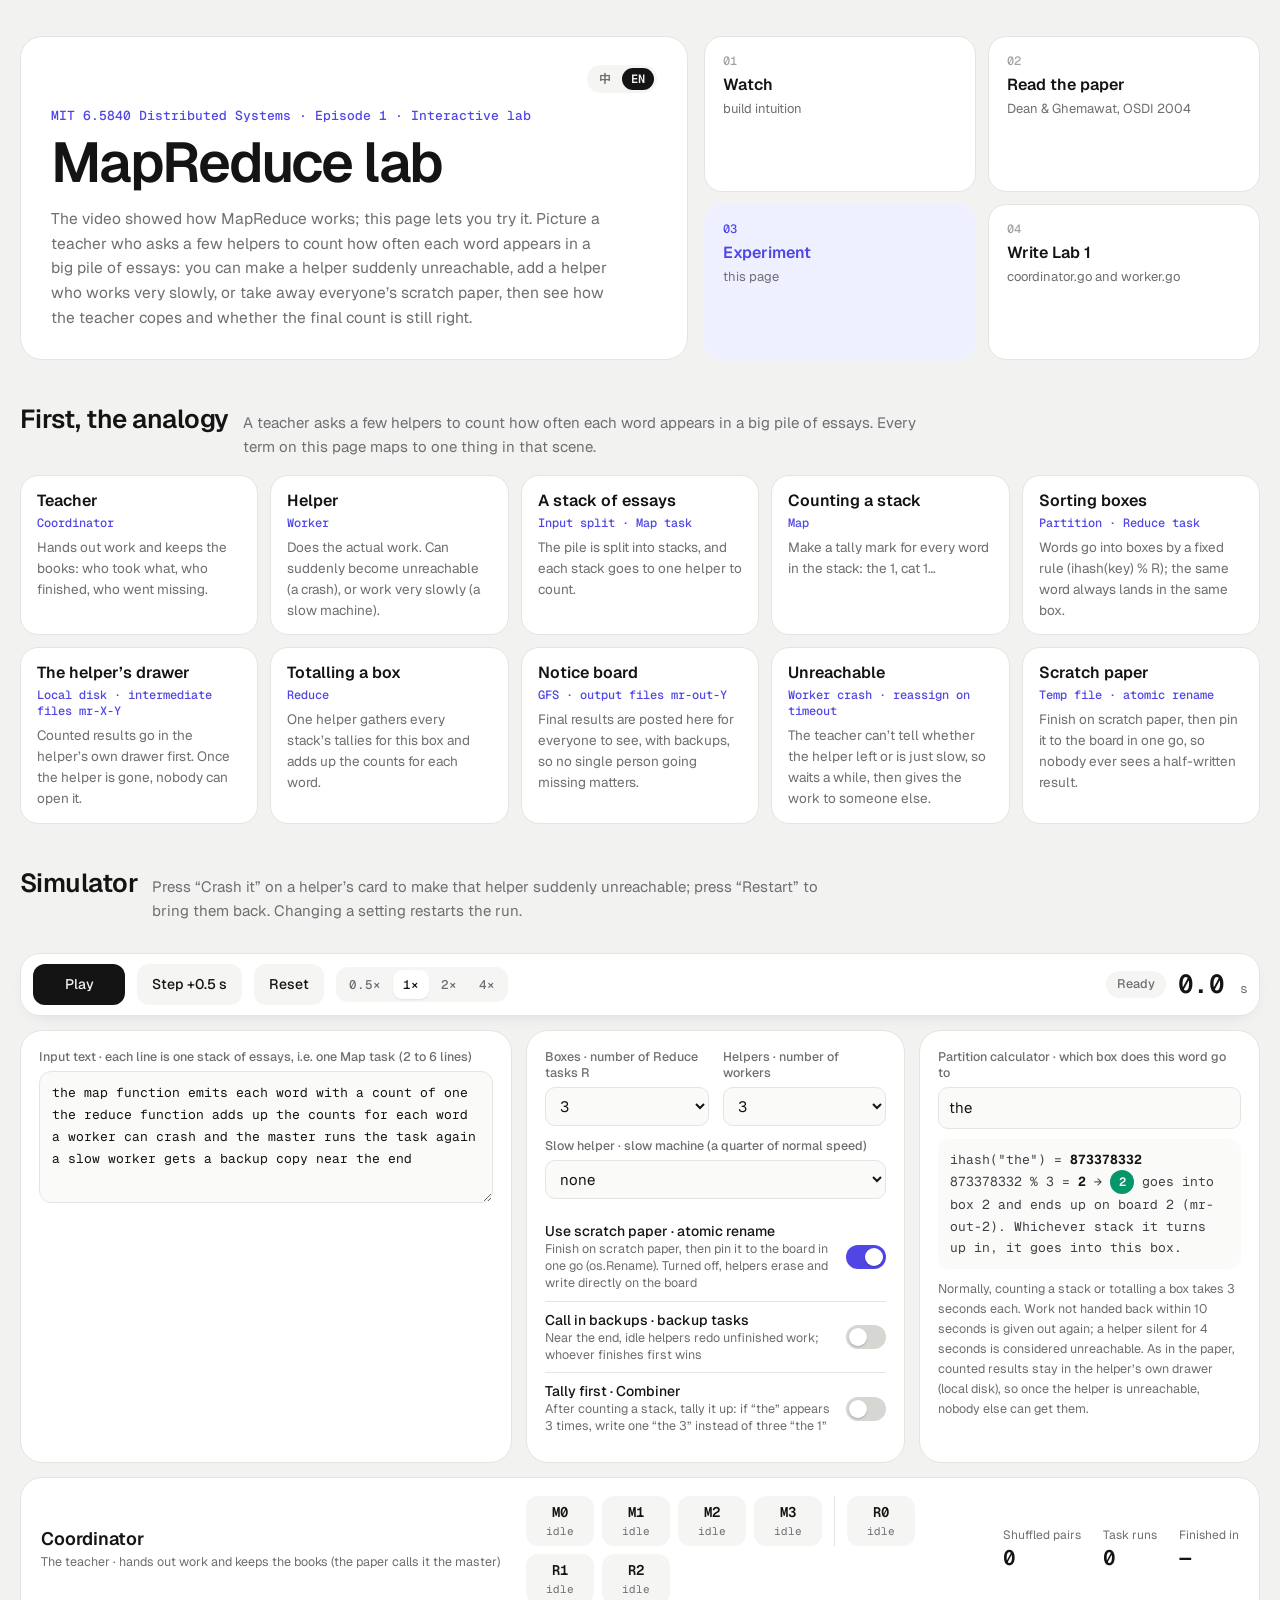
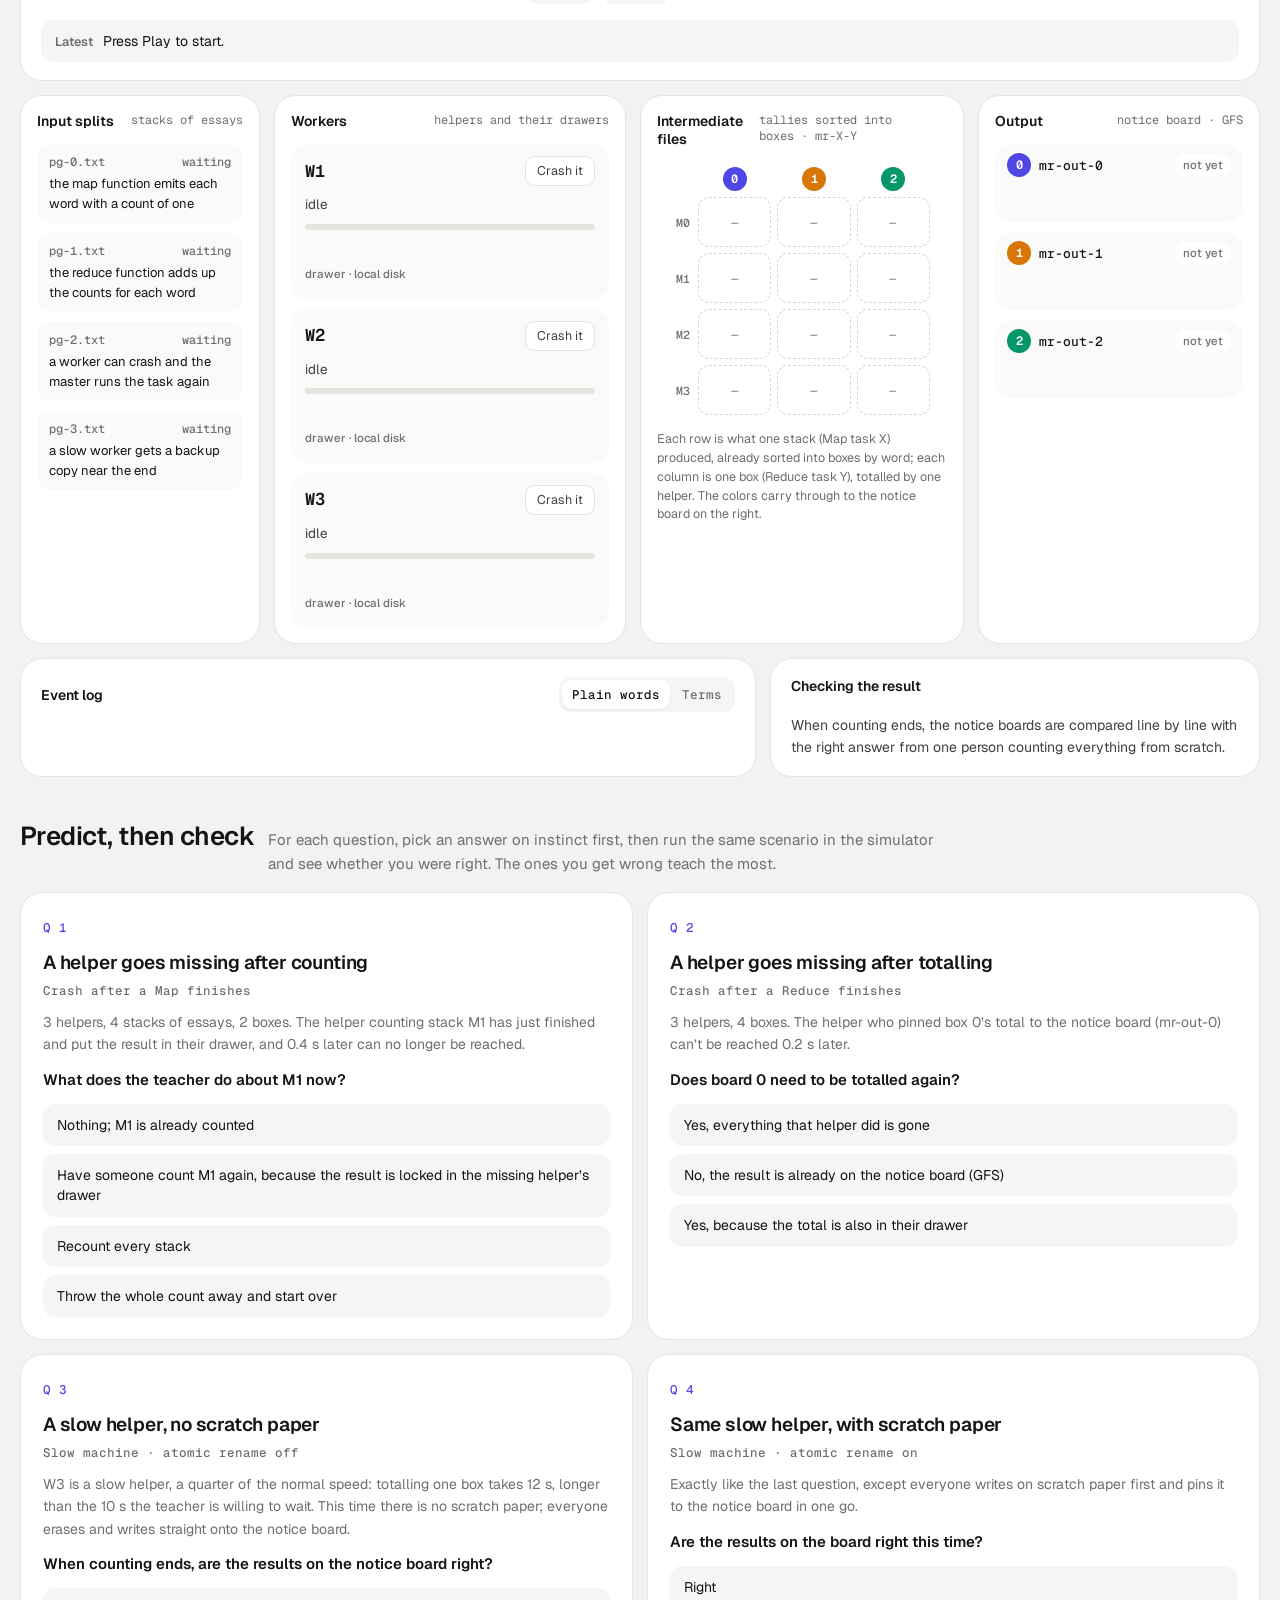
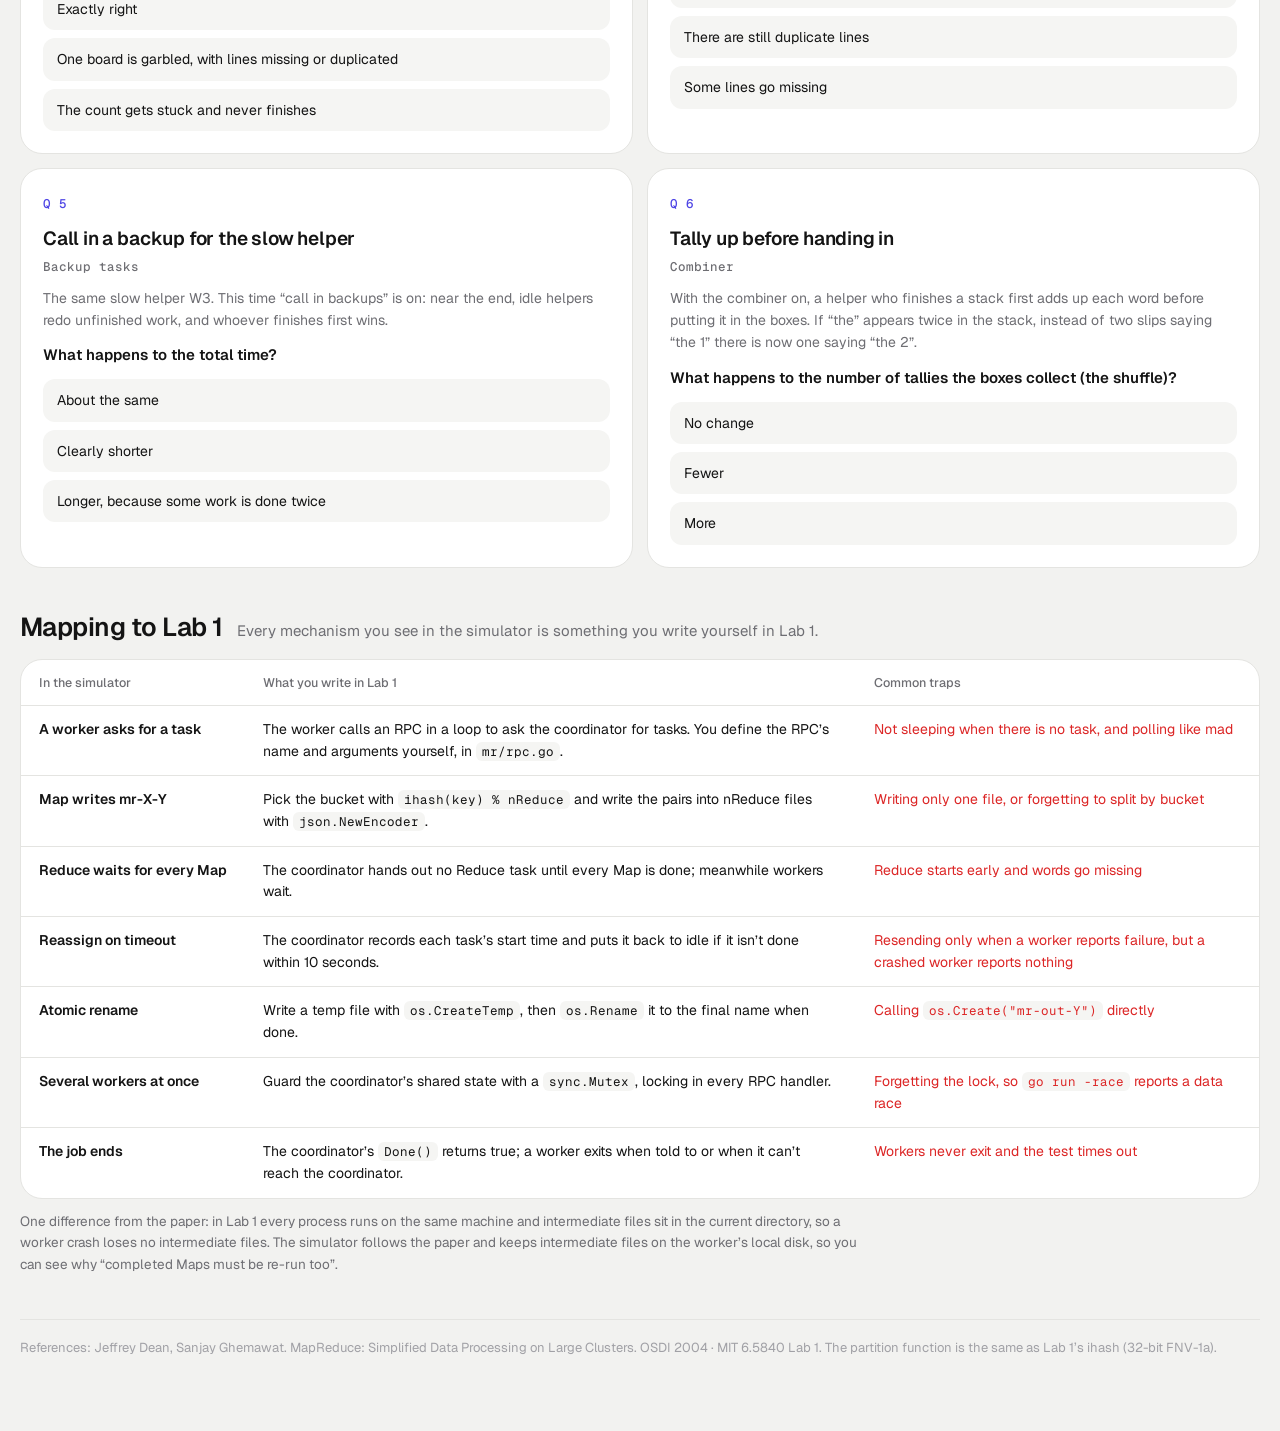
<file: content/ep01/lab.html>
<!doctype html>
<html lang="zh-CN">
<head>
<meta charset="utf-8">
<meta name="viewport" content="width=device-width, initial-scale=1">
</head>
<body>
<script>
/* 中文 / English. The choice is shared with the course site (localStorage 'course.lang'); the default follows the browser. */
const EN = (() => { let l = null; try { l = localStorage.getItem('course.lang'); } catch {} if (l !== 'zh' && l !== 'en') l = /^zh\b/i.test(navigator.language || '') ? 'zh' : 'en'; return l === 'en'; })();
const L = (zh, en) => EN ? en : zh;
document.documentElement.lang = EN ? 'en' : 'zh-CN';
</script>
<title>MapReduce 实验台</title>
<link rel="preconnect" href="https://fonts.googleapis.com">
<link rel="preconnect" href="https://fonts.gstatic.com" crossorigin>
<link rel="stylesheet" href="https://fonts.googleapis.com/css2?family=Geist:wght@400;500;600;700&family=Geist+Mono:wght@400;500;600&family=Noto+Sans+SC:wght@400;500;700&display=swap">
<style>
/* Layout: a bento box. Every block is a white tile on a quiet grey ground; color is reserved for state and for the reduce partitions. */
:root{
  --bg:#F2F2F0; --tile:#FFFFFF; --soft:#F5F5F3; --soft-2:#FAFAF9; --edge:#E4E4E1; --edge-2:#D6D6D2;
  --ink:#141414; --ink-2:#3F3F46; --mute:#6E6E73; --faint:#A1A1A6;
  --acc:#4F46E5; --acc-soft:#EEF0FF; --on-acc:#FFFFFF;
  --ok:#16A34A; --ok-soft:#ECFDF3; --bad:#DC2626; --bad-soft:#FEF2F2; --warn:#B45309; --warn-soft:#FEF3C7;
  --l0:#4F46E5; --l1:#D97706; --l2:#059669; --l3:#DB2777;
  --shadow:0 1px 2px rgba(20,20,20,.04);
  --f-sans:"Geist","Noto Sans SC","PingFang SC","Microsoft YaHei",system-ui,sans-serif;
  --f-mono:"Geist Mono","SFMono-Regular",Menlo,Consolas,"Noto Sans SC",monospace;
  color-scheme:light;
}
@media (prefers-color-scheme: dark){ :root:not([data-theme="light"]){
  --bg:#0B0B0C; --tile:#161618; --soft:#1D1D20; --soft-2:#1A1A1D; --edge:#26262A; --edge-2:#34343A;
  --ink:#EDEDEF; --ink-2:#C9C9CF; --mute:#9A9AA2; --faint:#6B6B73;
  --acc:#8B85FF; --acc-soft:#22213A; --on-acc:#0B0B0C;
  --ok:#4ADE80; --ok-soft:#13261A; --bad:#F87171; --bad-soft:#2A1414; --warn:#FBBF24; --warn-soft:#2A2110;
  --l0:#8B85FF; --l1:#FBBF24; --l2:#34D399; --l3:#F472B6;
  --shadow:none; color-scheme:dark; } }
:root[data-theme="dark"]{
  --bg:#0B0B0C; --tile:#161618; --soft:#1D1D20; --soft-2:#1A1A1D; --edge:#26262A; --edge-2:#34343A;
  --ink:#EDEDEF; --ink-2:#C9C9CF; --mute:#9A9AA2; --faint:#6B6B73;
  --acc:#8B85FF; --acc-soft:#22213A; --on-acc:#0B0B0C;
  --ok:#4ADE80; --ok-soft:#13261A; --bad:#F87171; --bad-soft:#2A1414; --warn:#FBBF24; --warn-soft:#2A2110;
  --l0:#8B85FF; --l1:#FBBF24; --l2:#34D399; --l3:#F472B6;
  --shadow:none; color-scheme:dark; }

*{box-sizing:border-box}
[hidden]{display:none!important}
body{margin:0; background:var(--bg); color:var(--ink); font:15px/1.6 var(--f-sans); -webkit-font-smoothing:antialiased}
.wrap{max-width:1320px; margin:0 auto; padding-inline:20px; padding-block:36px 72px; display:flex; flex-direction:column; gap:44px}
h1,h2,h3{margin:0; text-wrap:balance}
p{margin:0}
button,select,input,textarea{font:inherit; color:inherit}
:focus-visible{outline:2px solid var(--acc); outline-offset:2px}
.tile{background:var(--tile); border:1px solid var(--edge); border-radius:22px; box-shadow:var(--shadow)}

/* ---------- header ---------- */
.hero{display:grid; grid-template-columns:minmax(0,1.2fr) minmax(0,1fr); gap:16px; align-items:stretch}
.hero > div:first-child{background:var(--tile); border:1px solid var(--edge); border-radius:22px; padding:28px 30px; display:flex; flex-direction:column; justify-content:flex-end}
.eyebrow{font:500 13px var(--f-mono); color:var(--acc)}
.home{ font:500 13px var(--f-sans); color:var(--mute); text-decoration:none; padding:6px 12px; border-radius:10px; background:var(--soft)}
.home:hover{color:var(--ink)}
.hero-top{display:flex; align-items:center; gap:10px; margin-bottom:14px}
.lang{margin-left:auto; display:inline-flex; padding:3px; gap:2px; border-radius:999px; background:var(--soft); border:0; cursor:pointer; font:600 12px/1 var(--f-mono); color:var(--mute)}
.lang span{padding:5px 9px; border-radius:999px}
.lang span.on{background:var(--ink); color:var(--bg)}
.lang:hover span:not(.on){color:var(--ink)}
.hero h1{font:600 clamp(36px,5vw,56px)/1.05 var(--f-sans); letter-spacing:-.03em; margin-top:10px}
.hero h1 .latin{font:inherit}
.lead{margin-top:14px; max-width:36em; color:var(--mute); font-size:15.5px; text-wrap:pretty}
.path{list-style:none; margin:0; padding:0; display:grid; grid-template-columns:repeat(2,minmax(0,1fr)); gap:12px}
.path li{background:var(--tile); border:1px solid var(--edge); border-radius:18px; padding:16px 18px; font-size:13px; color:var(--mute); line-height:1.45; display:flex; flex-direction:column; gap:4px; min-width:0}
.path li::before{content:attr(data-n); font:500 12px var(--f-mono); color:var(--faint)}
.path li b{font-size:16px; font-weight:600; color:var(--ink)}
.path li.here{background:var(--acc-soft); border-color:transparent}
.path li.here b,.path li.here::before{color:var(--acc)}

/* ---------- section heads ---------- */
.sec-head{display:flex; align-items:baseline; gap:14px; flex-wrap:wrap; margin-bottom:16px}
.sec-head h2{font:600 26px/1.2 var(--f-sans); letter-spacing:-.02em}
.sec-head p{color:var(--mute); max-width:46em}
.ana-grid{display:grid; grid-template-columns:repeat(auto-fill,minmax(220px,1fr)); gap:12px}
.ana{background:var(--tile); border:1px solid var(--edge); border-radius:18px; padding:14px 16px; display:flex; flex-direction:column; gap:4px; min-width:0}
.ana b{font:600 16px var(--f-sans)}
.ana span{font:500 12px var(--f-mono); color:var(--acc); overflow-wrap:anywhere}
.ana p{font-size:13.5px; color:var(--mute); line-height:1.55; margin-top:2px}
.panel-h{display:flex; align-items:center; justify-content:space-between; gap:12px; margin-bottom:8px}
.panel-h h3{font:600 14px/1.3 var(--f-sans); margin:0}

/* ---------- control bar ---------- */
.lab{display:flex; flex-direction:column; gap:14px}
.bar{display:flex; flex-wrap:wrap; align-items:center; gap:10px 12px; padding:10px 12px; background:var(--tile); border:1px solid var(--edge); border-radius:20px; position:sticky; top:env(safe-area-inset-top,0px); z-index:5; box-shadow:0 6px 20px -14px rgba(20,20,20,.25)}
.btn{border:0; background:var(--soft); border-radius:12px; padding:9px 15px; cursor:pointer; font-weight:500; font-size:14px; white-space:nowrap; transition:background .15s}
.btn:hover{background:var(--edge)}
.btn.primary{background:var(--ink); color:var(--bg); min-width:92px}
.btn.primary:hover{opacity:.88; background:var(--ink)}
.seg{display:inline-flex; background:var(--soft); border-radius:12px; padding:3px; gap:2px}
.seg button{border:0; background:none; border-radius:9px; padding:6px 10px; cursor:pointer; font:500 12.5px var(--f-mono); color:var(--mute)}
.seg button.on{background:var(--tile); color:var(--ink); box-shadow:0 1px 2px rgba(0,0,0,.08)}
.clock{margin-left:auto; display:flex; align-items:center; gap:12px; font-variant-numeric:tabular-nums}
.clock .t{font:600 26px/1 var(--f-mono); letter-spacing:-.02em}
.clock .t small{font-size:13px; color:var(--mute); font-weight:400}
.phase{font:500 12.5px/1 var(--f-sans); padding:7px 11px; border-radius:999px; background:var(--soft); color:var(--mute)}
.phase.map{background:var(--acc-soft); color:var(--acc)}
.phase.red{background:var(--warn-soft); color:var(--warn)}
.phase.done{background:var(--ok-soft); color:var(--ok)}

/* ---------- settings ---------- */
.settings{display:grid; grid-template-columns:minmax(0,1.3fr) minmax(0,1fr) minmax(0,.9fr); gap:14px; padding:0; background:none; border:0}
.settings > .field,.settings > div{background:var(--tile); border:1px solid var(--edge); border-radius:22px; padding:18px}
.field{display:flex; flex-direction:column; gap:6px; min-width:0}
.field > label,.lbl{font:500 12.5px/1.3 var(--f-sans); color:var(--mute)}
.settings .field .field{padding:0; border:0; background:none}
textarea{width:100%; min-height:132px; resize:vertical; border:1px solid var(--edge); background:var(--soft-2); border-radius:12px; padding:10px 12px; font:13px/1.7 var(--f-mono)}
select,input[type=text]{border:1px solid var(--edge); background:var(--soft-2); border-radius:10px; padding:8px 10px; width:100%}
.grid2{display:grid; grid-template-columns:repeat(2,minmax(0,1fr)); gap:12px 14px}
.switch{display:flex; align-items:center; justify-content:space-between; gap:12px; padding:9px 0; border-bottom:1px solid var(--edge); cursor:pointer}
.switch:last-of-type{border-bottom:0}
.switch span{display:flex; flex-direction:column; line-height:1.35; font-weight:500; font-size:14px}
.switch small{color:var(--mute); font-size:12.5px; font-weight:400}
.switch input{appearance:none; width:40px; height:24px; border-radius:12px; background:var(--edge-2); position:relative; cursor:pointer; flex:none; transition:background .15s; margin:0}
.switch input::after{content:""; position:absolute; top:3px; left:3px; width:18px; height:18px; border-radius:50%; background:#fff; box-shadow:0 1px 2px rgba(0,0,0,.2); transition:transform .15s}
.switch input:checked{background:var(--acc)}
.switch input:checked::after{transform:translateX(16px)}
.hashcalc{display:flex; flex-direction:column; gap:10px}
.hashout{font:13px/1.65 var(--f-mono); color:var(--ink-2); background:var(--soft-2); border-radius:12px; padding:10px 12px; overflow-wrap:anywhere}
.hashout b{color:var(--ink)}
.consts{font-size:12.5px; color:var(--mute); line-height:1.6}
.script{display:none; font-size:13px; padding:8px 12px; border-radius:10px; background:var(--warn-soft); color:var(--warn)}
.script.on{display:block}

/* ---------- coordinator ---------- */
.coord{display:grid; grid-template-columns:auto minmax(0,1fr) auto; gap:16px 26px; align-items:center; padding:18px 20px; background:var(--tile); border:1px solid var(--edge); border-radius:22px}
.coord-id{display:flex; flex-direction:column; gap:2px}
.coord-id b{font:600 18px/1.2 var(--f-sans)}
.coord-id span{font-size:12.5px; color:var(--mute)}
.tasks{display:flex; flex-wrap:wrap; gap:8px}
.chip{position:relative; min-width:68px; padding:7px 10px 6px; border-radius:12px; background:var(--soft); text-align:center; line-height:1.25; transition:background .2s, box-shadow .2s}
.chip b{display:block; font:600 14px var(--f-mono)}
.chip i{font:normal 400 11px var(--f-mono); color:var(--mute)}
.chip.st-prog{background:var(--acc-soft); box-shadow:inset 0 0 0 1.5px var(--acc)}
.chip.st-prog b{color:var(--acc)}
.chip.st-done{background:var(--ok-soft)}
.chip.st-done b{color:var(--ok)}
.chip .dup{position:absolute; top:-7px; right:-7px; font:600 10px/1 var(--f-mono); padding:3px 5px; border-radius:6px; background:var(--warn); color:var(--tile)}
.chip.flash{animation:flash .7s}
@keyframes flash{0%{box-shadow:0 0 0 0 color-mix(in srgb,var(--bad) 55%,transparent)}100%{box-shadow:0 0 0 12px transparent}}
.tasks .sep{width:1px; align-self:stretch; background:var(--edge); margin-inline:4px}
.stats{display:grid; grid-template-columns:repeat(3,auto); gap:2px 22px; margin:0}
.stats div{display:flex; flex-direction:column}
.stats dt{font:400 12px/1.3 var(--f-sans); color:var(--mute)}
.stats dd{margin:0; font:600 21px/1.3 var(--f-mono); font-variant-numeric:tabular-nums}
.ticker{grid-column:1/-1; display:flex; gap:10px; align-items:baseline; padding:10px 14px; border-radius:12px; background:var(--soft); font-size:14px; min-width:0}
.ticker .k{font:600 12.5px var(--f-sans); color:var(--mute); flex:none}
.ticker #ticker{min-width:0}

/* ---------- stage ---------- */
.stage{position:relative; display:grid; grid-template-columns:minmax(0,.85fr) minmax(0,1.25fr) minmax(0,1.15fr) minmax(0,1fr); gap:14px}
.col{display:flex; flex-direction:column; gap:10px; min-width:0}
.stage > .col{background:var(--tile); border:1px solid var(--edge); border-radius:22px; padding:16px}
.col > h3{font:600 14px/1.3 var(--f-sans); display:flex; justify-content:space-between; gap:8px; padding-bottom:4px}
.col > h3 em{font:400 12px var(--f-mono); color:var(--mute); font-style:normal}
.split{padding:10px 12px; border-radius:14px; background:var(--soft-2); display:flex; flex-direction:column; gap:4px; transition:opacity .3s}
.split .fn{display:flex; justify-content:space-between; font:500 12px var(--f-mono); color:var(--mute)}
.split p{font-size:13px; line-height:1.5; overflow-wrap:anywhere}
.split.done{opacity:.55}
.split.prog .st{color:var(--acc)} .split.done .st{color:var(--ok)}

.worker{padding:12px 14px; border-radius:16px; background:var(--soft-2); display:flex; flex-direction:column; gap:8px; transition:background .2s, box-shadow .2s}
.worker .top{display:flex; align-items:center; gap:8px}
.worker .name{font:600 17px/1 var(--f-mono)}
.worker .tag{font:500 11px/1 var(--f-sans); padding:4px 7px; border-radius:999px; background:var(--warn-soft); color:var(--warn)}
.worker .kill{margin-left:auto; font-size:12.5px; padding:4px 11px; border-radius:9px; border:1px solid var(--edge); background:var(--tile); cursor:pointer; color:var(--ink-2)}
.worker .kill:hover{border-color:var(--bad); color:var(--bad)}
.worker .status{font-size:13.5px; color:var(--ink-2); min-height:1.4em}
.worker .bar2{height:6px; border-radius:3px; background:var(--edge); overflow:hidden}
.worker .bar2 i{display:block; height:100%; width:0; background:var(--acc); border-radius:3px}
.worker .tmp{font:12px/1.4 var(--f-mono); color:var(--mute); min-height:1.4em}
.worker .disk{display:flex; flex-wrap:wrap; gap:5px; align-items:center; min-height:24px}
.worker .disk .lbl{font-size:11.5px; margin-right:2px}
.dfile{display:inline-flex; align-items:center; gap:4px; padding:2px 7px; border-radius:7px; background:var(--tile); border:1px solid var(--edge); font:400 11px var(--f-mono)}
.dfile s{display:inline-block; width:7px; height:7px; border-radius:50%; text-decoration:none}
.worker.busy{box-shadow:inset 0 0 0 1.5px var(--acc); background:var(--tile)}
.worker.dead{background:var(--bad-soft); box-shadow:none}
.worker.dead .name,.worker.dead .status{color:var(--bad)}
.worker.dead .kill{border-color:var(--ok); color:var(--ok)}
.worker.exited{opacity:.5}
.worker.shake{animation:shake .45s}
@keyframes shake{20%{transform:translateX(-6px)}40%{transform:translateX(6px)}60%{transform:translateX(-4px)}80%{transform:translateX(3px)}}

.mtx{width:100%; border-collapse:separate; border-spacing:6px; margin:-6px}
.mtx th{font:500 11.5px var(--f-mono); color:var(--mute); padding:0}
.mtx th.row{text-align:right; padding-right:2px; width:30px}
.line{display:inline-grid; place-items:center; width:24px; height:24px; border-radius:50%; color:#fff; font:600 12px var(--f-mono)}
.mtx td{height:50px; border-radius:11px; border:1.5px dashed var(--edge-2); text-align:center; font:600 12.5px/1.25 var(--f-mono); color:var(--faint); transition:background .25s}
.mtx td small{display:block; font-weight:400; font-size:10.5px; color:var(--mute)}
.mtx td.has{border-style:solid; color:var(--ink)}
.mtx td.gone{border:1.5px dashed var(--bad); color:var(--bad); background:repeating-linear-gradient(-45deg,var(--bad-soft) 0 6px,transparent 6px 12px)}
.mtx td.gone b{text-decoration:line-through}
.mid-note{font-size:12.5px; color:var(--mute); line-height:1.5}

.out{border-radius:16px; background:var(--soft-2); overflow:hidden; display:flex; flex-direction:column; transition:box-shadow .2s}
.out .oh{display:flex; align-items:center; gap:8px; padding:9px 12px}
.out .oh b{font:500 13px var(--f-mono)}
.out .ost{margin-left:auto; font:500 11.5px/1 var(--f-sans); padding:5px 8px; border-radius:999px; background:var(--tile); color:var(--mute); white-space:nowrap}
.out.writing .ost{background:var(--warn-soft); color:var(--warn)}
.out.ok .ost{background:var(--ok-soft); color:var(--ok)}
.out.bad{box-shadow:inset 0 0 0 1.5px var(--bad)}
.out.bad .ost{background:var(--bad-soft); color:var(--bad)}
.out pre{margin:0; padding:0 12px 12px; font:12px/1.55 var(--f-mono); max-height:150px; min-height:36px; overflow:auto; color:var(--ink-2); white-space:pre-wrap}
.out pre .dupl{color:var(--bad); font-weight:600}
.out.pop{animation:pop .5s}
@keyframes pop{0%{box-shadow:0 0 0 0 color-mix(in srgb,var(--ok) 45%,transparent)}100%{box-shadow:0 0 0 14px transparent}}

.fx{position:absolute; inset:0; pointer-events:none; overflow:visible}
.dot{position:absolute; left:0; top:0; width:11px; height:11px; margin:-5.5px 0 0 -5.5px; border-radius:50%; box-shadow:0 0 0 3px color-mix(in srgb,currentColor 22%,transparent)}

/* ---------- log + verdict ---------- */
.below{display:grid; grid-template-columns:minmax(0,1.5fr) minmax(0,1fr); gap:14px}
.panel{background:var(--tile); border:1px solid var(--edge); border-radius:22px; padding:18px 20px; min-width:0}
.panel > h3{font:600 14px/1.3 var(--f-sans); margin-bottom:8px}
.log{list-style:none; margin:0; padding:0; max-height:300px; overflow:auto; display:flex; flex-direction:column}
.log li{display:grid; grid-template-columns:58px 56px minmax(0,1fr); gap:10px; padding:7px 0; border-top:1px solid var(--edge); font-size:13.5px; line-height:1.5}
.log li:first-child{border-top:0}
.log .lt{font:400 12px/1.9 var(--f-mono); color:var(--faint); font-variant-numeric:tabular-nums}
.log .lw{font:400 12px/1.9 var(--f-sans); color:var(--mute)}
.log li.k-ok .lx{color:var(--ok)} .log li.k-bad .lx{color:var(--bad)} .log li.k-warn .lx{color:var(--warn)} .log li.k-muted .lx{color:var(--mute)}
.log li.fresh{animation:fresh 1.2s}
@keyframes fresh{from{background:var(--acc-soft)}to{background:transparent}}
.verdict{display:flex; flex-direction:column; gap:10px}
.verdict .big{font:600 24px/1.2 var(--f-sans); letter-spacing:-.02em}
.verdict .big.ok{color:var(--ok)} .verdict .big.bad{color:var(--bad)}
.verdict ul{margin:0; padding-left:18px; color:var(--ink-2); font-size:14px}
.verdict p{color:var(--ink-2); font-size:14px}

/* ---------- challenges ---------- */
.qs{display:grid; grid-template-columns:repeat(2,minmax(0,1fr)); gap:14px}
.q{background:var(--tile); border:1px solid var(--edge); border-radius:22px; padding:22px; display:flex; flex-direction:column; gap:12px; min-width:0}
.q .qn span{font:500 12.5px var(--f-mono); color:var(--acc)}
.q h3{font:600 19px/1.3 var(--f-sans); letter-spacing:-.01em}
.q .qsub{font:500 12.5px var(--f-mono); color:var(--mute); margin-top:-6px}
.q .setup{color:var(--mute); font-size:14px}
.q .ask{font-weight:600}
.opts{display:flex; flex-direction:column; gap:8px}
.opt{text-align:left; border:1px solid transparent; background:var(--soft); border-radius:12px; padding:10px 13px; cursor:pointer; font-size:14px; line-height:1.45; transition:background .15s, border-color .15s}
.opt:hover:not(:disabled){background:var(--edge)}
.opt:disabled{cursor:default}
.opt.right{background:var(--ok-soft); border-color:var(--ok); color:var(--ink)}
.opt.wrong{background:var(--bad-soft); border-color:var(--bad)}
.ans{display:flex; flex-direction:column; gap:12px; padding-top:12px; border-top:1px solid var(--edge); font-size:14px; color:var(--ink-2)}
.ans .res{font-weight:600}
.ans .res.ok{color:var(--ok)} .ans .res.bad{color:var(--bad)}
.ans .btn{align-self:flex-start}

/* ---------- lab table ---------- */
.tbl-wrap{overflow-x:auto; background:var(--tile); border:1px solid var(--edge); border-radius:22px}
table.map{width:100%; border-collapse:collapse; min-width:760px; font-size:14px}
table.map th{text-align:left; font:500 12.5px var(--f-sans); color:var(--mute); padding:14px 18px; border-bottom:1px solid var(--edge)}
table.map td{padding:13px 18px; border-bottom:1px solid var(--edge); vertical-align:top; line-height:1.55}
table.map tr:last-child td{border-bottom:0}
table.map td:first-child{font-weight:600; white-space:nowrap}
table.map code{font:12.5px var(--f-mono); background:var(--soft); border-radius:6px; padding:1px 6px}
table.map td.trap{color:var(--bad)}
.note{margin-top:12px; font-size:13.5px; color:var(--mute); max-width:62em}
footer{font-size:13px; color:var(--faint); border-top:1px solid var(--edge); padding-top:18px}

@media (max-width:1100px){
  .stage{grid-template-columns:repeat(2,minmax(0,1fr))}
  .settings{grid-template-columns:minmax(0,1fr) minmax(0,1fr)}
  .settings .hashcalc{grid-column:1/-1}
  .coord{grid-template-columns:minmax(0,1fr)}
}
@media (max-width:760px){
  .hero{grid-template-columns:minmax(0,1fr)}
  .stage,.below,.qs,.settings{grid-template-columns:minmax(0,1fr)}
  .clock{margin-left:0; width:100%; justify-content:space-between}
  .bar{position:static}
  .stats{grid-template-columns:repeat(3,auto)}
  .log li{grid-template-columns:52px minmax(0,1fr)}
  .log .lw{display:none}
}
@media (prefers-reduced-motion:reduce){ *{animation:none!important; transition:none!important} }
</style>

<div class="wrap">
  <header class="hero">
    <div>
      <div class="hero-top"><a class="home" id="homeLink" href="/" hidden data-en="← Course home">← 课程首页</a><button class="lang" id="langBtn" type="button"></button></div>
      <p class="eyebrow" data-en="MIT 6.5840 Distributed Systems · Episode 1 · Interactive lab">MIT 6.5840 分布式系统 · 第 1 集 · 交互实验</p>
      <h1 data-en="<span class='latin'>MapReduce</span> lab"><span class="latin">MapReduce</span> 实验台</h1>
      <p class="lead" data-en="The video showed how MapReduce works; this page lets you try it. Picture a teacher who asks a few helpers to count how often each word appears in a big pile of essays: you can make a helper suddenly unreachable, add a helper who works very slowly, or take away everyone’s scratch paper, then see how the teacher copes and whether the final count is still right.">视频讲了 MapReduce 怎么工作，这一页让你亲手试一试。想象一位老师请几位助教，统计一大堆作文里每个词出现了几次：你可以让某位助教突然失联、安排一位动作特别慢的助教，或者不让大家用草稿纸，看看老师怎么应对，最后的统计结果还对不对。</p>
    </div>
    <ol class="path" aria-label="学习顺序" data-en-label="Learning path">
      <li data-n="01" data-en="<b>Watch</b>build intuition"><b>看视频</b>建立直觉</li>
      <li data-n="02" data-en="<b>Read the paper</b>Dean &amp; Ghemawat, OSDI 2004"><b>读论文</b>Dean &amp; Ghemawat, OSDI 2004</li>
      <li data-n="03" class="here" data-en="<b>Experiment</b>this page"><b>做实验</b>就是这一页</li>
      <li data-n="04" data-en="<b>Write Lab 1</b>coordinator.go and worker.go"><b>写 Lab 1</b>coordinator.go 与 worker.go</li>
    </ol>
  </header>


  <section class="analogy" aria-labelledby="ana-h">
    <div class="sec-head"><h2 id="ana-h" data-en="First, the analogy">先看懂这个比喻</h2><p data-en="A teacher asks a few helpers to count how often each word appears in a big pile of essays. Every term on this page maps to one thing in that scene.">老师请几位助教，统计一大堆作文里每个词出现了几次。页面上的每个术语，都对应这个场景里的一样东西。</p></div>
    <div class="ana-grid"><div class="ana" data-en="<b>Teacher</b><span>Coordinator</span><p>Hands out work and keeps the books: who took what, who finished, who went missing.</p>"><b>老师</b><span>Coordinator · 协调者</span><p>派活、记账。谁领了什么活、谁做完了、谁失联了，都记在本子上。</p></div><div class="ana" data-en="<b>Helper</b><span>Worker</span><p>Does the actual work. Can suddenly become unreachable (a crash), or work very slowly (a slow machine).</p>"><b>助教</b><span>Worker</span><p>真正干活的人。会突然联系不上（宕机），也可能动作特别慢（慢机器）。</p></div><div class="ana" data-en="<b>A stack of essays</b><span>Input split · Map task</span><p>The pile is split into stacks, and each stack goes to one helper to count.</p>"><b>一摞作文</b><span>输入分片 · Map 任务</span><p>整堆作文分成几摞，每摞交给一位助教去数。</p></div><div class="ana" data-en="<b>Counting a stack</b><span>Map</span><p>Make a tally mark for every word in the stack: the 1, cat 1…</p>"><b>数一摞作文</b><span>Map</span><p>把这摞作文里的每个词都记一笔：the 1、cat 1……</p></div><div class="ana" data-en="<b>Sorting boxes</b><span>Partition · Reduce task</span><p>Words go into boxes by a fixed rule (ihash(key) % R); the same word always lands in the same box.</p>"><b>收纳盒</b><span>分区 · Reduce 任务</span><p>按固定规则（ihash(key) % R）把词分进几个盒子，同一个词永远进同一个盒子。</p></div><div class="ana" data-en="<b>The helper’s drawer</b><span>Local disk · intermediate files mr-X-Y</span><p>Counted results go in the helper’s own drawer first. Once the helper is gone, nobody can open it.</p>"><b>助教的抽屉</b><span>本地磁盘 · 中间文件 mr-X-Y</span><p>数好的结果先放自己抽屉里。人一失联，抽屉就打不开了。</p></div><div class="ana" data-en="<b>Totalling a box</b><span>Reduce</span><p>One helper gathers every stack’s tallies for this box and adds up the counts for each word.</p>"><b>汇总一个盒子</b><span>Reduce</span><p>一位助教把各摞作文在这个盒子里的统计收齐，同一个词的次数加起来。</p></div><div class="ana" data-en="<b>Notice board</b><span>GFS · output files mr-out-Y</span><p>Final results are posted here for everyone to see, with backups, so no single person going missing matters.</p>"><b>公告栏</b><span>GFS · 输出文件 mr-out-Y</span><p>最终结果贴在这里，大家都看得到，还有备份，不怕谁失联。</p></div><div class="ana" data-en="<b>Unreachable</b><span>Worker crash · reassign on timeout</span><p>The teacher can’t tell whether the helper left or is just slow, so waits a while, then gives the work to someone else.</p>"><b>联系不上</b><span>Worker 宕机 · 超时重新分配</span><p>老师分不清他是走了还是只是慢，只能等一会儿，再把活交给别人。</p></div><div class="ana" data-en="<b>Scratch paper</b><span>Temp file · atomic rename</span><p>Finish on scratch paper, then pin it to the board in one go, so nobody ever sees a half-written result.</p>"><b>草稿纸</b><span>临时文件 · 原子重命名</span><p>先在草稿纸上写完，再一次性贴上公告栏，别人永远看不到写了一半的结果。</p></div></div>
  </section>

  <section class="lab" id="lab" aria-labelledby="lab-h">
    <div class="sec-head"><h2 id="lab-h" data-en="Simulator">模拟器</h2><p data-en="Press “Crash it” on a helper’s card to make that helper suddenly unreachable; press “Restart” to bring them back. Changing a setting restarts the run.">点助教卡片上的「让它宕机」，就是让这位助教突然联系不上；再点一次「重启」，他就回来了。改动参数后会自动重新开始。</p></div>

    <div class="bar" role="toolbar" aria-label="播放控制" data-en-label="Playback">
      <button class="btn primary" id="play" type="button">播放</button>
      <button class="btn" id="step" type="button" data-en="Step +0.5 s">单步 +0.5 秒</button>
      <button class="btn" id="reset" type="button" data-en="Reset">重置</button>
      <div class="seg" id="speed" role="group" aria-label="速度" data-en-label="Speed">
        <button type="button" data-s="0.5">0.5×</button><button type="button" data-s="1" class="on">1×</button><button type="button" data-s="2">2×</button><button type="button" data-s="4">4×</button>
      </div>
      <div class="clock"><span class="phase" id="phase">准备</span><span class="t" id="clock">0.0 <small>秒</small></span></div>
    </div>

    <div class="settings">
      <div class="field">
        <label for="splits" data-en="Input text · each line is one stack of essays, i.e. one Map task (2 to 6 lines)">输入文本 · 每行是一摞作文，也就是一个 Map 任务（2 到 6 行）</label>
        <textarea id="splits" spellcheck="false"></textarea>
        <p class="script" id="script"></p>
      </div>
      <div class="field">
        <div class="grid2">
          <div class="field"><label for="optR" data-en="Boxes · number of Reduce tasks R">收纳盒个数 · Reduce 任务数 R</label><select id="optR"><option>1</option><option>2</option><option selected>3</option><option>4</option></select></div>
          <div class="field"><label for="optW" data-en="Helpers · number of workers">助教人数 · Worker 数</label><select id="optW"><option>2</option><option selected>3</option><option>4</option><option>5</option></select></div>
          <div class="field" style="grid-column:1/-1"><label for="optSlow" data-en="Slow helper · slow machine (a quarter of normal speed)">慢助教 · 慢机器（速度只有别人的 1/4）</label><select id="optSlow"></select></div>
        </div>
        <div style="margin-top:8px">
          <label class="switch" for="optAtomic"><span data-en="Use scratch paper · atomic rename<small>Finish on scratch paper, then pin it to the board in one go (os.Rename). Turned off, helpers erase and write directly on the board</small>">用草稿纸 · 原子重命名<small>先在草稿纸上写完，再一次性贴上公告栏（os.Rename）。关掉后，大家直接在公告栏上边擦边写</small></span><input type="checkbox" id="optAtomic" checked></label>
          <label class="switch" for="optBackup"><span data-en="Call in backups · backup tasks<small>Near the end, idle helpers redo unfinished work; whoever finishes first wins</small>">找替补 · 备份任务<small>快结束时，闲着的助教把还没做完的活再做一份，谁先做完用谁的</small></span><input type="checkbox" id="optBackup"></label>
          <label class="switch" for="optComb"><span data-en="Tally first · Combiner<small>After counting a stack, tally it up: if “the” appears 3 times, write one “the 3” instead of three “the 1”</small>">先自己合计 · Combiner<small>数完一摞后先合计：the 出现 3 次就写一张「the 3」，不写三张「the 1」</small></span><input type="checkbox" id="optComb"></label>
        </div>
      </div>
      <div class="hashcalc">
        <div class="field"><label for="hashw" data-en="Partition calculator · which box does this word go to">分区计算器 · 这个词会进哪个盒子</label><input type="text" id="hashw" value="the" autocomplete="off"></div>
        <div class="hashout" id="hashout"></div>
        <p class="consts" data-en="Normally, counting a stack or totalling a box takes 3 seconds each. Work not handed back within 10 seconds is given out again; a helper silent for 4 seconds is considered unreachable. As in the paper, counted results stay in the helper’s own drawer (local disk), so once the helper is unreachable, nobody else can get them.">正常情况下，数一摞作文或汇总一个盒子各要 3 秒。活交出去超过 10 秒还没交回，老师就把它重新分出去；助教 4 秒没有回音，老师就认定他失联了。按论文的做法，数好的结果放在助教自己的抽屉里（本地磁盘），他一失联，别人就拿不到。</p>
      </div>
    </div>

    <div class="coord">
      <div class="coord-id"><b>Coordinator</b><span data-en="The teacher · hands out work and keeps the books (the paper calls it the master)">老师 · 负责派活和记账（论文里叫 master）</span></div>
      <div class="tasks" id="tasks"></div>
      <dl class="stats">
        <div title="各个盒子从助教那里收集来的统计条数" data-en-title="Tallies the boxes collected from the helpers"><dt data-en="Shuffled pairs">Shuffle 条数</dt><dd id="stShuffle">0</dd></div>
        <div><dt data-en="Task runs">执行次数</dt><dd id="stTries">0</dd></div>
        <div><dt data-en="Finished in">完成用时</dt><dd id="stDone">—</dd></div>
      </dl>
      <div class="ticker"><span class="k" data-en="Latest">最新</span><span id="ticker">按「播放」开始。</span></div>
    </div>

    <div class="stage" id="stage">
      <div class="col"><h3 data-en="Input splits <em>stacks of essays</em>">输入分片 <em>一摞摞作文</em></h3><div id="colIn" class="col"></div></div>
      <div class="col"><h3 data-en="Workers <em>helpers and their drawers</em>">Worker <em>助教和他的抽屉</em></h3><div id="colW" class="col"></div></div>
      <div class="col"><h3 data-en="Intermediate files <em>tallies sorted into boxes · mr-X-Y</em>">中间文件 <em>分好盒的统计 · mr-X-Y</em></h3><div style="overflow-x:auto; padding:5px"><table class="mtx" id="mtx"></table></div><p class="mid-note" data-en="Each row is what one stack (Map task X) produced, already sorted into boxes by word; each column is one box (Reduce task Y), totalled by one helper. The colors carry through to the notice board on the right.">每一行是一摞作文（Map 任务 X）数出来的结果，已经按词分进了不同的盒子；每一列就是一个盒子（Reduce 任务 Y），由一位助教来汇总。颜色一直延续到右边的公告栏。</p></div>
      <div class="col"><h3 data-en="Output <em>notice board · GFS</em>">输出 <em>公告栏 · GFS</em></h3><div id="colOut" class="col"></div></div>
      <div class="fx" id="fx" aria-hidden="true"></div>
    </div>

    <div class="below">
      <div class="panel"><div class="panel-h"><h3 data-en="Event log">事件日志</h3><div class="seg" id="talk" role="group" aria-label="说法" data-en-label="Wording"><button type="button" data-m="plain" data-en="Plain words">大白话</button><button type="button" data-m="term" data-en="Terms">术语</button></div></div><ol class="log" id="log" aria-live="polite"></ol></div>
      <div class="panel verdict" id="verdict"></div>
    </div>
  </section>

  <section aria-labelledby="qs-h">
    <div class="sec-head"><h2 id="qs-h" data-en="Predict, then check">先预测，再验证</h2><p data-en="For each question, pick an answer on instinct first, then run the same scenario in the simulator and see whether you were right. The ones you get wrong teach the most.">每道题先凭直觉选一个答案，再在模拟器里运行同样的场景，看看你猜得对不对。猜错的题最有收获。</p></div>
    <div class="qs" id="qs"></div>
  </section>

  <section aria-labelledby="map-h">
    <div class="sec-head"><h2 id="map-h" data-en="Mapping to Lab 1">对照 Lab 1</h2><p data-en="Every mechanism you see in the simulator is something you write yourself in Lab 1.">模拟器里看到的每个机制，在 Lab 1 里都要你自己写出来。</p></div>
    <div class="tbl-wrap">
      <table class="map">
        <thead><tr><th data-en="In the simulator">模拟器里的现象</th><th data-en="What you write in Lab 1">Lab 1 里你要写的</th><th data-en="Common traps">常见的坑</th></tr></thead>
        <tbody>
          <tr><td data-en="A worker asks for a task">worker 请求任务</td><td data-en="The worker calls an RPC in a loop to ask the coordinator for tasks. You define the RPC’s name and arguments yourself, in <code>mr/rpc.go</code>.">worker 循环调用 RPC 向协调者要任务。RPC 的名字和参数由你自己定义，写在 <code>mr/rpc.go</code>。</td><td class="trap" data-en="Not sleeping when there is no task, and polling like mad">拿不到任务时不 sleep，疯狂轮询</td></tr>
          <tr><td data-en="Map writes mr-X-Y">Map 写出 mr-X-Y</td><td data-en="Pick the bucket with <code>ihash(key) % nReduce</code> and write the pairs into nReduce files with <code>json.NewEncoder</code>.">用 <code>ihash(key) % nReduce</code> 选桶，用 <code>json.NewEncoder</code> 把键值对写进 nReduce 个文件。</td><td class="trap" data-en="Writing only one file, or forgetting to split by bucket">只写一个文件，或者忘了按桶分</td></tr>
          <tr><td data-en="Reduce waits for every Map">Reduce 等所有 Map</td><td data-en="The coordinator hands out no Reduce task until every Map is done; meanwhile workers wait.">协调者在全部 Map 完成之前不发 Reduce 任务，让 worker 先等待。</td><td class="trap" data-en="Reduce starts early and words go missing">Reduce 提前开始，结果少了词</td></tr>
          <tr><td data-en="Reassign on timeout">超时重新分配</td><td data-en="The coordinator records each task’s start time and puts it back to idle if it isn’t done within 10 seconds.">协调者记录每个任务的开始时间，超过 10 秒没完成就重新设为待分配。</td><td class="trap" data-en="Resending only when a worker reports failure, but a crashed worker reports nothing">只在 worker 报告失败时重发，可宕机的 worker 不会报告</td></tr>
          <tr><td data-en="Atomic rename">原子重命名</td><td data-en="Write a temp file with <code>os.CreateTemp</code>, then <code>os.Rename</code> it to the final name when done."><code>os.CreateTemp</code> 写临时文件，完成后 <code>os.Rename</code> 成最终文件名。</td><td class="trap" data-en="Calling <code>os.Create(&quot;mr-out-Y&quot;)</code> directly">直接 <code>os.Create("mr-out-Y")</code></td></tr>
          <tr><td data-en="Several workers at once">多个 worker 同时访问</td><td data-en="Guard the coordinator’s shared state with a <code>sync.Mutex</code>, locking in every RPC handler.">协调者的共享状态用 <code>sync.Mutex</code> 保护，每个 RPC handler 里加锁。</td><td class="trap" data-en="Forgetting the lock, so <code>go run -race</code> reports a data race">忘了加锁，<code>go run -race</code> 报数据竞争</td></tr>
          <tr><td data-en="The job ends">作业结束</td><td data-en="The coordinator’s <code>Done()</code> returns true; a worker exits when told to or when it can’t reach the coordinator.">协调者的 <code>Done()</code> 返回 true；worker 收到退出指令或联系不上协调者时退出。</td><td class="trap" data-en="Workers never exit and the test times out">worker 不退出，测试超时</td></tr>
        </tbody>
      </table>
    </div>
    <p class="note" data-en="One difference from the paper: in Lab 1 every process runs on the same machine and intermediate files sit in the current directory, so a worker crash loses no intermediate files. The simulator follows the paper and keeps intermediate files on the worker’s local disk, so you can see why “completed Maps must be re-run too”.">有一点和论文不同：Lab 1 的所有进程跑在同一台机器上，中间文件就放在当前目录，所以 worker 宕机不会丢中间文件。模拟器按论文的做法，把中间文件放在 worker 的本地磁盘上，这样你能看到"已完成的 Map 也要重跑"这个现象。</p>
  </section>

  <footer data-en="References: Jeffrey Dean, Sanjay Ghemawat. MapReduce: Simplified Data Processing on Large Clusters. OSDI 2004 · MIT 6.5840 Lab 1. The partition function is the same as Lab 1’s ihash (32-bit FNV-1a).">参考：Jeffrey Dean, Sanjay Ghemawat. MapReduce: Simplified Data Processing on Large Clusters. OSDI 2004 · MIT 6.5840 Lab 1。分区函数与 Lab 1 的 ihash 相同（FNV-1a 32 位）。</footer>
</div>

<script>
/*ENGINE START*/
const K = {MAP_T:3, RED_T:3, SLOW:4, TIMEOUT:10, DETECT:4};
function fnv32a(s){ let x = 0x811c9dc5; for (const b of new TextEncoder().encode(s)){ x ^= b; x = Math.imul(x, 0x01000193) >>> 0; } return x; }
const ihash = s => fnv32a(s) & 0x7fffffff;
const splitWords = s => s.split(/[^\p{L}]+/u).filter(Boolean);
const cmp = (a,b) => a < b ? -1 : a > b ? 1 : 0;
const tname = t => (t.kind === 'map' ? 'M' : 'R') + t.id;

function createSim(cfg){
  const M = cfg.splits.length, R = cfg.R, W = cfg.W;
  const mapOut = cfg.splits.map(txt => {
    const b = Array.from({length:R}, () => []);
    for (const w of splitWords(txt)) b[ihash(w) % R].push([w, 1]);
    if (!cfg.combiner) return b;
    return b.map(ps => { const m = new Map(); for (const [k,v] of ps) m.set(k, (m.get(k) || 0) + v); return [...m]; });
  });
  const counts = new Map();
  cfg.splits.forEach(t => splitWords(t).forEach(w => counts.set(w, (counts.get(w) || 0) + 1)));
  const expected = Array.from({length:R}, (_,y) => [...counts.keys()].filter(k => ihash(k) % R === y).sort(cmp).map(k => `${k} ${counts.get(k)}`));
  return {cfg, M, R, t:0, mapOut, expected,
    maps: Array.from({length:M}, (_,i) => ({kind:'map', id:i, state:'idle', loc:-1, runs:[], tries:0})),
    reds: Array.from({length:R}, (_,i) => ({kind:'reduce', id:i, state:'idle', runs:[], tries:0})),
    workers: Array.from({length:W}, (_,i) => ({id:i, alive:true, declared:false, lastSeen:0, slow:cfg.slow === i, job:null, disk:{}, waiting:false, exited:false})),
    outs: Array.from({length:R}, () => ({lines:null, state:'none', rev:0})),
    trig: (cfg.events || []).map(e => ({...e})),
    log:[], fx:[], shuffle:0, done:false, doneAt:null, verdict:null};
}
function log(S, kind, text, who, plain){ if (plain) plain = plain.replace(/([\u4e00-\u9fff）])\s+(?=[\u4e00-\u9fff（])/g, '$1'); S.log.push({t:S.t, kind, text, who, plain}); }
// plain-language names for the story: a teacher (coordinator) and helpers (workers) counting words in piles of essays
const PW = i => L(`助教 W${i+1}`, `helper W${i+1}`);
const PT = t => t.kind === 'map' ? L(`M${t.id} 这摞作文`, `stack M${t.id}`) : L(`${t.id} 号盒子的汇总（R${t.id}）`, `the total for box ${t.id} (R${t.id})`);
function crash(S, wi){
  const w = S.workers[wi]; if (!w || !w.alive) return;
  const j = w.job; w.alive = false; w.waiting = false; w.job = null; w.exited = false;
  log(S, 'bad', L(`W${wi+1} 宕机${j ? `，正在执行的 ${tname(j)} 中断了` : ''}`, `W${wi+1} crashed${j ? `; its running ${tname(j)} was cut off` : ''}`), 'worker', L(`${PW(wi)} 突然联系不上了${j ? `，手上的 ${PT(j)} 做到一半` : ''}`, `${PW(wi)} suddenly can't be reached${j ? `, halfway through ${PT(j)}` : ''}`));
  S.fx.push({type:'crash', w:wi});
}
function revive(S, wi){
  const w = S.workers[wi]; if (!w || w.alive) return;
  if (!w.declared) declareDead(S, wi, true);
  w.alive = true; w.declared = false; w.disk = {}; w.lastSeen = S.t; w.exited = false; w.waiting = false;
  log(S, 'info', L(`W${wi+1} 重启，本地磁盘已清空，重新向协调者要任务`, `W${wi+1} restarted with an empty local disk and asks the coordinator for work again`), 'worker', L(`${PW(wi)} 回来了，但抽屉里的东西全没了，重新找老师要活`, `${PW(wi)} is back, but the drawer is empty; asking the teacher for work again`));
}
function declareDead(S, wi, restart){
  const w = S.workers[wi]; w.declared = true;
  log(S, 'bad', restart ? L(`W${wi+1} 重新注册，协调者按宕机处理它之前的任务`, `W${wi+1} re-registered; the coordinator treats its earlier tasks as crashed`) : L(`W${wi+1} 已经 ${K.DETECT} 秒没有响应，协调者判定它宕机`, `W${wi+1} has not responded for ${K.DETECT} s; the coordinator declares it crashed`), 'coord',
    restart ? L(`${PW(wi)} 回来报到，老师把他之前经手的活都当作没做`, `${PW(wi)} checks back in; the teacher treats everything they had as not done`) : L(`${PW(wi)} 已经 ${K.DETECT} 秒没回音，老师认定他失联了`, `${PW(wi)} has been silent for ${K.DETECT} s; the teacher decides they're unreachable`));
  for (const tk of [...S.maps, ...S.reds]){
    const n = tk.runs.length; tk.runs = tk.runs.filter(r => r.w !== wi);
    if (n !== tk.runs.length && tk.state === 'prog' && !tk.runs.length){ tk.state = 'idle'; log(S, 'warn', L(`${tname(tk)} 重新变为待分配`, `${tname(tk)} is idle again`), 'coord', L(`${PT(tk)} 退回待分配，等下一位空闲的助教来领`, `${PT(tk)} goes back to the to-do pile for the next free helper`)); }
  }
  if (!S.reds.every(r => r.state === 'done'))
    for (const m of S.maps) if (m.state === 'done' && m.loc === wi){
      m.state = 'idle'; m.loc = -1;
      log(S, 'warn', L(`M${m.id} 的输出在 W${wi+1} 的本地磁盘上，已经读不到，M${m.id} 要重新执行`, `M${m.id}'s output is on W${wi+1}'s local disk and can't be read; M${m.id} must run again`), 'coord', L(`M${m.id} 这摞作文的统计结果锁在 ${PW(wi)} 的抽屉里，拿不到了，只能请别人重新数一遍`, `The tally for stack M${m.id} is locked in ${PW(wi)}'s drawer; someone has to count it again`));
      S.fx.push({type:'lost', x:m.id});
      cancelStarved(S, m.id);
    }
}
function cancelStarved(S, x){
  for (const w of S.workers){
    const j = w.job; if (!w.alive || !j || j.kind !== 'reduce' || !j.fetching || j.fetched.has(x)) continue;
    w.job = null; const tk = S.reds[j.id]; tk.runs = tk.runs.filter(r => r.w !== w.id); if (!tk.runs.length && tk.state !== 'done') tk.state = 'idle';
    log(S, 'warn', L(`W${w.id+1} 拿不到 mr-${x}-${j.id}，放弃这次 R${j.id}，等 M${x} 重做`, `W${w.id+1} can't get mr-${x}-${j.id}; it drops this R${j.id} until M${x} is redone`), 'worker', L(`${PW(w.id)} 拿不到 M${x} 这摞作文的统计，${j.id} 号盒子没法汇总，先放下，等 M${x} 重数完再说`, `${PW(w.id)} can't get the tally for stack M${x}, so box ${j.id} can't be totalled; it waits until M${x} is recounted`));
  }
}
function reduceLines(pairs){ const m = new Map(); for (const [k,v] of pairs) m.set(k, (m.get(k) || 0) + v); return [...m.keys()].sort(cmp).map(k => `${k} ${m.get(k)}`); }
function fireOn(S, ev, id, wid){
  for (const e of S.trig) if (!e.fired && e.on === ev && e.id === id){ e.fired = true; S.trig.push({at:S.t + (e.delay || 0), do:'crash', w:wid}); }
}
function finish(S, w){
  const j = w.job; w.job = null;
  if (j.kind === 'map'){
    for (let y = 0; y < S.R; y++) w.disk[`${j.id}-${y}`] = S.mapOut[j.id][y];
    const tk = S.maps[j.id]; tk.runs = tk.runs.filter(r => r.w !== w.id);
    if (tk.state === 'done') log(S, 'muted', L(`W${w.id+1} 也做完了 M${j.id}，但 M${j.id} 已经完成过，协调者忽略这次报告`, `W${w.id+1} also finished M${j.id}, but M${j.id} was already done; the coordinator ignores the report`), 'coord', L(`${PW(w.id)} 也数完了 M${j.id}，但已经有人交过了，老师不再收这一份`, `${PW(w.id)} also finished counting M${j.id}, but someone already handed it in; the teacher doesn't take this copy`));
    else { tk.state = 'done'; tk.loc = w.id; log(S, 'ok', L(`W${w.id+1} 完成 M${j.id}，把 mr-${j.id}-* 写到本地磁盘`, `W${w.id+1} finished M${j.id} and wrote mr-${j.id}-* to its local disk`), 'worker', L(`${PW(w.id)} 数完了 M${j.id}，把结果按词分进 ${S.R} 个盒子，先放在自己抽屉里`, `${PW(w.id)} finished counting M${j.id}, sorted the tally into ${S.R} boxes and put it in their drawer`)); }
    S.fx.push({type:'mapdone', x:j.id, w:w.id});
    fireOn(S, 'mapDone', j.id, w.id);
  } else {
    const o = S.outs[j.id];
    if (S.cfg.atomic){ o.lines = j.lines.slice(); o.state = 'done'; o.rev++; log(S, 'ok', L(`W${w.id+1} 执行 os.Rename(tmp, "mr-out-${j.id}")，文件完整出现`, `W${w.id+1} ran os.Rename(tmp, "mr-out-${j.id}"); the file appears whole`), 'worker', L(`${PW(w.id)} 把草稿纸上的 ${j.id} 号盒子汇总一次性贴上公告栏，内容完整`, `${PW(w.id)} pins the scratch-paper total for box ${j.id} to the board in one go, complete`)); }
    else { o.state = 'done'; o.rev++; log(S, 'ok', L(`W${w.id+1} 写完 mr-out-${j.id}`, `W${w.id+1} finished writing mr-out-${j.id}`), 'worker', L(`${PW(w.id)} 在 ${j.id} 号公告栏上写完了`, `${PW(w.id)} finished writing on board ${j.id}`)); }
    S.fx.push({type:'rename', y:j.id, w:w.id});
    const tk = S.reds[j.id]; tk.runs = tk.runs.filter(r => r.w !== w.id);
    if (tk.state === 'done') log(S, 'muted', L(`R${j.id} 早已完成，协调者忽略 W${w.id+1} 的重复报告`, `R${j.id} was done long ago; the coordinator ignores W${w.id+1}'s duplicate report`), 'coord', L(`${j.id} 号盒子早就汇总完了，老师不再收 ${PW(w.id)} 这份重复的结果`, `Box ${j.id} was totalled long ago; the teacher doesn't take ${PW(w.id)}'s duplicate`)); else tk.state = 'done';
    fireOn(S, 'reduceDone', j.id, w.id);
  }
}
function assign(S, w){
  const mapsDone = S.maps.every(m => m.state === 'done');
  const pool = mapsDone ? S.reds : S.maps;
  let tk = pool.find(t => t.state === 'idle'), backup = false;
  if (!tk && S.cfg.backup){
    tk = pool.filter(t => t.state === 'prog' && t.runs.length === 1 && t.runs[0].w !== w.id && S.t - t.runs[0].start >= 1).sort((a,b) => a.runs[0].start - b.runs[0].start)[0];
    backup = !!tk;
  }
  if (!tk){
    if (mapsDone && S.reds.every(r => r.state === 'done')) w.exited = true;
    else if (!w.waiting){ w.waiting = true; log(S, 'muted', L(`W${w.id+1} 请求任务，${mapsDone ? '没有待分配的 Reduce' : 'Map 都已分出但还没全部完成，Reduce 不能开始'}，先等待`, `W${w.id+1} asks for a task: ${mapsDone ? 'no idle Reduce' : 'every Map is handed out but not all are done, so Reduce cannot start'}; it waits`), 'coord',
      L(`${PW(w.id)} 来要活：${mapsDone ? '汇总的活都分出去了' : '作文都分出去了，但还有人没数完，现在不能开始汇总'}，先等一会儿`, `${PW(w.id)} asks for work: ${mapsDone ? 'all the totalling is handed out' : 'every stack is handed out, but someone is still counting, so totalling cannot start yet'}; wait a bit`)); }
    return;
  }
  w.waiting = false; tk.state = 'prog'; tk.runs.push({w:w.id, start:S.t}); tk.tries++;
  w.job = {kind:tk.kind, id:tk.id, progress:0, fetching:tk.kind === 'reduce', fetched:new Set(), pairs:[], lines:null, written:0, start:S.t};
  log(S, backup ? 'warn' : 'info', backup ? L(`${tname(tk)} 还在运行，协调者启动一份备份交给 W${w.id+1}`, `${tname(tk)} is still running; the coordinator starts a backup copy on W${w.id+1}`) : L(`把 ${tname(tk)} 分配给 W${w.id+1}${tk.tries > 1 ? `（第 ${tk.tries} 次执行）` : ''}`, `${tname(tk)} assigned to W${w.id+1}${tk.tries > 1 ? ` (run #${tk.tries})` : ''}`), 'coord',
    backup ? L(`${PT(tk)} 还没做完，老师请 ${PW(w.id)} 同时也做一份，谁先做完用谁的`, `${PT(tk)} isn't done yet; the teacher asks ${PW(w.id)} to do a copy too, and whoever finishes first wins`) : L(`老师把 ${PT(tk)} 交给 ${PW(w.id)}${tk.tries > 1 ? `（这是第 ${tk.tries} 次有人做它）` : ''}`, `The teacher gives ${PT(tk)} to ${PW(w.id)}${tk.tries > 1 ? ` (attempt #${tk.tries})` : ''}`));
  S.fx.push({type:'assign', task:tname(tk), w:w.id});
}
function verify(S){
  return S.outs.map((o,y) => {
    const got = o.lines || [], exp = S.expected[y];
    const ok = got.length === exp.length && got.every((l,i) => l === exp[i]);
    let why = '';
    if (!ok){
      const seen = new Set(), dup = got.filter(l => { const k = l.split(' ')[0]; return seen.has(k) || !seen.add(k); }).length;
      why = dup ? L(`${dup} 行重复`, `${dup} duplicate lines`) : got.length < exp.length ? L(`少了 ${exp.length - got.length} 行`, `${exp.length - got.length} lines missing`) : L('内容与正确答案不同', 'differs from the correct answer');
    }
    return {ok, why};
  });
}
function step(S, dt){
  if (S.done) return;
  S.t = Math.round((S.t + dt)*1000)/1000;
  for (const e of S.trig) if (!e.fired && e.at != null && S.t >= e.at){ e.fired = true; e.do === 'revive' ? revive(S, e.w) : crash(S, e.w); }
  for (const w of S.workers){
    if (!w.alive) continue; w.lastSeen = S.t;
    const j = w.job; if (!j) continue;
    if (j.kind === 'reduce' && j.fetching){
      for (let x = 0; x < S.M; x++){
        if (j.fetched.has(x)) continue;
        const m = S.maps[x]; if (m.state !== 'done' || m.loc < 0) continue;
        const src = S.workers[m.loc], data = src.alive ? src.disk[`${x}-${j.id}`] : null; if (!data) continue;
        j.fetched.add(x); j.pairs.push(...data); S.shuffle += data.length; S.fx.push({type:'fetch', x, y:j.id, w:w.id});
      }
      if (j.fetched.size < S.M) continue;
      j.fetching = false; j.lines = reduceLines(j.pairs);
      if (!S.cfg.atomic){ const o = S.outs[j.id]; o.lines = []; o.state = 'writing'; o.rev++; log(S, 'warn', L(`W${w.id+1} 用 os.Create 打开 mr-out-${j.id}，原有内容被清空，开始直接写入`, `W${w.id+1} opens mr-out-${j.id} with os.Create, wiping what was there, and writes into it directly`), 'worker', L(`${PW(w.id)} 不用草稿纸，先把 ${j.id} 号公告栏擦干净，再直接往上一行一行写`, `${PW(w.id)} skips the scratch paper: wipes board ${j.id} clean, then writes on it line by line`)); }
      else log(S, 'info', L(`W${w.id+1} 拿齐 R${j.id} 的 ${S.M} 个中间文件，开始写临时文件`, `W${w.id+1} has all ${S.M} intermediate files for R${j.id} and starts writing a temp file`), 'worker', L(`${PW(w.id)} 收齐了 ${S.M} 摞作文在 ${j.id} 号盒子里的统计，开始在草稿纸上汇总`, `${PW(w.id)} has box ${j.id}'s tallies from all ${S.M} stacks and starts totalling on scratch paper`));
    }
    j.progress = Math.min(1, j.progress + dt / ((j.kind === 'map' ? K.MAP_T : K.RED_T) * (w.slow ? K.SLOW : 1)));
    if (j.kind === 'reduce' && !S.cfg.atomic){ const o = S.outs[j.id], target = Math.floor(j.progress * j.lines.length); while (j.written < target){ o.lines.push(j.lines[j.written++]); o.rev++; } }
    if (j.progress >= 1) finish(S, w);
  }
  for (const w of S.workers) if (!w.alive && !w.declared && S.t - w.lastSeen > K.DETECT) declareDead(S, w.id, false);
  for (const tk of [...S.maps, ...S.reds])
    for (const r of [...tk.runs]) if (S.t - r.start > K.TIMEOUT){
      tk.runs.splice(tk.runs.indexOf(r), 1);
      log(S, 'warn', L(`${tname(tk)} 在 W${r.w+1} 上超过 ${K.TIMEOUT} 秒没完成，协调者把它重新设为待分配`, `${tname(tk)} on W${r.w+1} took over ${K.TIMEOUT} s; the coordinator marks it idle again`), 'coord', L(`${PT(tk)} 交给 ${PW(r.w)} 已经 ${K.TIMEOUT} 秒还没交回，老师不等了，把它重新放回待分配`, `${PT(tk)} has been with ${PW(r.w)} for ${K.TIMEOUT} s; the teacher stops waiting and puts it back in the to-do pile`));
      if (!tk.runs.length && tk.state !== 'done') tk.state = 'idle';
    }
  for (const w of S.workers) if (w.alive && !w.job && !w.exited) assign(S, w);
  if (S.reds.every(r => r.state === 'done')){
    S.done = true; S.doneAt = S.t; S.verdict = verify(S);
    for (const w of S.workers) if (w.alive && !w.job) w.exited = true;
    log(S, 'ok', L(`作业完成，用时 ${S.t.toFixed(1)} 秒`, `Job done in ${S.t.toFixed(1)} s`), 'coord', L(`全部统计完成，用时 ${S.t.toFixed(1)} 秒`, `All counting done in ${S.t.toFixed(1)} s`));
  }
}
function runHeadless(cfg){ const S = createSim(cfg); while (!S.done && S.t < 300) step(S, .05); return S; }
/*ENGINE END*/

/* ---------------- UI ---------------- */
const $ = s => document.querySelector(s);
const el = (tag, cls, txt) => { const e = document.createElement(tag); if (cls) e.className = cls; if (txt != null) e.textContent = txt; return e; };
/* ---------------- language ---------------- */
document.title = L('MapReduce 实验台', 'MapReduce Lab');
if (EN){
  document.querySelectorAll('[data-en]').forEach(e => { e.innerHTML = e.dataset.en; });
  document.querySelectorAll('[data-en-label]').forEach(e => e.setAttribute('aria-label', e.dataset.enLabel));
  document.querySelectorAll('[data-en-title]').forEach(e => e.setAttribute('title', e.dataset.enTitle));
}
$('#langBtn').innerHTML = `<span class="${EN ? '' : 'on'}">中</span><span class="${EN ? 'on' : ''}">EN</span>`;
$('#langBtn').title = EN ? '切换到中文' : 'Switch to English';
$('#langBtn').addEventListener('click', () => { try { localStorage.setItem('course.lang', EN ? 'zh' : 'en'); } catch {} location.reload(); });
const LINE = y => `var(--l${y % 4})`;
const REDUCED = matchMedia('(prefers-reduced-motion: reduce)').matches;
const DEFAULT_TEXT = [
  'the map function emits each word with a count of one',
  'the reduce function adds up the counts for each word',
  'a worker can crash and the master runs the task again',
  'a slow worker gets a backup copy near the end'].join('\n');
const BASE = {R:3, W:3, atomic:true, backup:false, combiner:false, slow:-1, events:[], note:''};

let cfg = {...BASE, splits:DEFAULT_TEXT.split('\n')};
let talk = (() => { try { return localStorage.getItem('lab.talk') || 'plain'; } catch { return 'plain'; } })();
let S, playing = false, speed = 1, lastFrame = 0, logIdx = 0, refs = {}, outRev = [];

function readSettings(){
  const lines = $('#splits').value.split('\n').map(s => s.trim()).filter(Boolean).slice(0, 6);
  return {...cfg, splits: lines.length >= 2 ? lines : DEFAULT_TEXT.split('\n'), R:+$('#optR').value, W:+$('#optW').value, slow:+$('#optSlow').value,
    atomic:$('#optAtomic').checked, backup:$('#optBackup').checked, combiner:$('#optComb').checked};
}
function writeSettings(){
  $('#splits').value = cfg.splits.join('\n'); $('#optR').value = cfg.R; $('#optW').value = cfg.W;
  fillSlow(); $('#optSlow').value = cfg.slow;
  $('#optAtomic').checked = cfg.atomic; $('#optBackup').checked = cfg.backup; $('#optComb').checked = cfg.combiner;
  const sc = $('#script'); sc.textContent = cfg.note ? L('本次实验脚本：', 'Scenario: ') + cfg.note : ''; sc.classList.toggle('on', !!cfg.note);
  hashCalc();
}
function fillSlow(){ const s = $('#optSlow'), W = +$('#optW').value, v = s.value; s.innerHTML = `<option value="-1">${L('无', 'none')}</option>` + Array.from({length:W}, (_,i) => `<option value="${i}">W${i+1}</option>`).join(''); s.value = +v < W ? v : -1; }
function onSettingsChange(){ cfg = {...readSettings(), events:[], note:''}; writeSettings(); reset(); }

function hashCalc(){
  const w = $('#hashw').value.trim() || 'the', R = +$('#optR').value, h = ihash(w), y = h % R;
  $('#hashout').innerHTML = `ihash("${esc(w)}") = <b>${h}</b><br>${h} % ${R} = <b>${y}</b> → <span class="line" style="background:${LINE(y)}">${y}</span> ` + L(`进入 ${y} 号盒子，最后出现在 ${y} 号公告栏（mr-out-${y}）。无论在哪摞作文里遇到它，都进这个盒子。`, `goes into box ${y} and ends up on board ${y} (mr-out-${y}). Whichever stack it turns up in, it goes into this box.`);
}
const esc = s => s.replace(/[&<>"]/g, c => ({'&':'&amp;','<':'&lt;','>':'&gt;','"':'&quot;'}[c]));

function build(){
  const tasks = $('#tasks'); tasks.innerHTML = ''; refs.chips = {};
  const mk = t => { const c = el('div', 'chip'); c.innerHTML = `<b>${tname(t)}</b><i>${L('待分配', 'idle')}</i>`; tasks.append(c); refs.chips[tname(t)] = c; };
  S.maps.forEach(mk); tasks.append(el('span', 'sep')); S.reds.forEach(mk);
  const cin = $('#colIn'); cin.innerHTML = ''; refs.splits = S.cfg.splits.map((s,i) => {
    const d = el('div', 'split'); d.innerHTML = `<div class="fn"><span>pg-${i}.txt</span><span class="st">${L('待处理', 'waiting')}</span></div><p>${esc(s)}</p>`; cin.append(d); return d; });
  const cw = $('#colW'); cw.innerHTML = ''; refs.workers = S.workers.map((w,i) => {
    const d = el('div', 'worker');
    d.innerHTML = `<div class="top"><span class="name">W${i+1}</span>${w.slow ? `<span class="tag">${L('慢 ×4', 'slow ×4')}</span>` : ''}<button class="kill" type="button">${L('让它宕机', 'Crash it')}</button></div>
      <div class="status">${L('空闲', 'idle')}</div><div class="bar2"><i></i></div><div class="tmp"></div><div class="disk"><span class="lbl">${L('抽屉 · 本地磁盘', 'drawer · local disk')}</span></div>`;
    d.querySelector('.kill').addEventListener('click', () => { S.workers[i].alive ? crash(S, i) : revive(S, i); if (!playing) update(); });
    cw.append(d);
    return {root:d, status:d.querySelector('.status'), bar:d.querySelector('.bar2 i'), tmp:d.querySelector('.tmp'), disk:d.querySelector('.disk'), kill:d.querySelector('.kill'), sig:''}; });
  const mtx = $('#mtx'); mtx.innerHTML = ''; refs.cells = [];
  const hr = el('tr'); hr.append(el('th')); for (let y = 0; y < S.R; y++){ const th = el('th'); th.innerHTML = `<span class="line" style="background:${LINE(y)}">${y}</span>`; hr.append(th); } mtx.append(hr);
  for (let x = 0; x < S.M; x++){ const tr = el('tr'); tr.append(el('th', 'row', 'M' + x)); refs.cells[x] = [];
    for (let y = 0; y < S.R; y++){ const td = el('td'); td.innerHTML = '—'; tr.append(td); refs.cells[x][y] = td; } mtx.append(tr); }
  const co = $('#colOut'); co.innerHTML = ''; outRev = []; refs.outs = S.outs.map((o,y) => {
    const d = el('div', 'out'); d.innerHTML = `<div class="oh"><span class="line" style="background:${LINE(y)}">${y}</span><b>mr-out-${y}</b><span class="ost">${L('未生成', 'not yet')}</span></div><pre></pre>`;
    co.append(d); outRev[y] = -1; return {root:d, st:d.querySelector('.ost'), pre:d.querySelector('pre')}; });
  $('#log').innerHTML = ''; logIdx = 0;
  $('#verdict').innerHTML = L('<h3>结果校验</h3><p>统计结束后，这里会把公告栏上的结果，和一个人从头数一遍得到的正确答案逐行比对。</p>', '<h3>Checking the result</h3><p>When counting ends, the notice boards are compared line by line with the right answer from one person counting everything from scratch.</p>');
  $('#ticker').textContent = cfg.note ? L('场景已载入，按「播放」开始。', 'Scenario loaded. Press Play to start.') : L('按「播放」开始。', 'Press Play to start.');
}

function update(){
  $('#clock').innerHTML = `${S.t.toFixed(1)} <small>${L('秒', 's')}</small>`;
  const mapsDone = S.maps.every(m => m.state === 'done'), ph = $('#phase');
  ph.className = 'phase ' + (S.done ? 'done' : S.t === 0 ? '' : mapsDone ? 'red' : 'map');
  ph.textContent = S.done ? L('完成', 'Done') : S.t === 0 ? L('准备', 'Ready') : mapsDone ? L('Reduce 阶段', 'Reduce phase') : L('Map 阶段', 'Map phase');
  for (const t of [...S.maps, ...S.reds]){
    const c = refs.chips[tname(t)], cls = 'chip st-' + t.state;
    if (c.dataset.st === 'done' && t.state !== 'done'){ c.classList.remove('flash'); void c.offsetWidth; }
    c.className = cls + (c.dataset.st === 'done' && t.state !== 'done' ? ' flash' : (c.classList.contains('flash') ? ' flash' : ''));
    c.dataset.st = t.state;
    const sub = t.state === 'done' ? (t.kind === 'map' ? `@W${t.loc+1}` : L('完成', 'done')) : t.runs.length ? t.runs.map(r => 'W' + (r.w+1)).join('+') : L('待分配', 'idle');
    c.innerHTML = `<b>${tname(t)}</b><i>${sub}</i>${t.runs.length > 1 ? `<span class="dup">×${t.runs.length}</span>` : ''}`;
  }
  $('#stShuffle').textContent = S.shuffle;
  $('#stTries').textContent = [...S.maps, ...S.reds].reduce((a,t) => a + t.tries, 0);
  $('#stDone').textContent = S.done ? S.doneAt.toFixed(1) + L(' 秒', ' s') : '—';
  S.maps.forEach((m,i) => { const d = refs.splits[i], st = m.state === 'done' ? L('已完成', 'done') : m.state === 'prog' ? L('处理中', 'in progress') : L('待处理', 'waiting');
    d.className = 'split ' + m.state; d.querySelector('.st').textContent = st; });
  S.workers.forEach((w,i) => {
    const r = refs.workers[i], j = w.job;
    r.root.classList.toggle('dead', !w.alive); r.root.classList.toggle('busy', !!j); r.root.classList.toggle('exited', w.exited && w.alive);
    r.kill.textContent = w.alive ? L('让它宕机', 'Crash it') : L('重启', 'Restart');
    let st = L('空闲', 'idle'), tmp = '', p = 0;
    const P = talk === 'plain';
    if (!w.alive) st = P ? (w.declared ? L('联系不上，老师已经知道了', 'unreachable; the teacher knows') : L('联系不上，老师还不知道', 'unreachable; the teacher doesn\'t know yet')) : (w.declared ? L('宕机，协调者已知道', 'crashed; the coordinator knows') : L('宕机，协调者还不知道', 'crashed; the coordinator doesn\'t know yet'));
    else if (w.exited) st = P ? L('活都干完了，已下班', 'all done, gone home') : L('作业结束，已退出', 'job done, exited');
    else if (j){
      p = j.progress;
      if (j.kind === 'map') st = P ? L(`在数 M${j.id} 这摞作文`, `counting stack M${j.id}`) : L(`运行 M${j.id}，读 pg-${j.id}.txt`, `running M${j.id}, reading pg-${j.id}.txt`);
      else if (j.fetching){ st = P ? L(`收集 ${j.id} 号盒子的统计`, `collecting box ${j.id}'s tallies`) : L(`R${j.id} 拉取中间文件`, `R${j.id} fetching intermediate files`); tmp = P ? L(`已收到 ${j.fetched.size}/${S.M} 摞作文的结果`, `got ${j.fetched.size}/${S.M} stacks' results`) : L(`已拿到 ${j.fetched.size}/${S.M} 个 mr-*-${j.id}`, `fetched ${j.fetched.size}/${S.M} mr-*-${j.id}`); }
      else { st = P ? L(`汇总 ${j.id} 号盒子`, `totalling box ${j.id}`) : L(`运行 R${j.id}`, `running R${j.id}`); const n = j.lines.length, k = Math.floor(p * n); tmp = S.cfg.atomic ? (P ? L(`在草稿纸上写，${k}/${n} 行`, `writing on scratch paper, ${k}/${n} lines`) : L(`写临时文件 tmp-R${j.id}-W${i+1}，${k}/${n} 行`, `writing temp file tmp-R${j.id}-W${i+1}, ${k}/${n} lines`)) : (P ? L(`直接写在 ${j.id} 号公告栏上，${k}/${n} 行`, `writing straight onto board ${j.id}, ${k}/${n} lines`) : L(`直接写 mr-out-${j.id}，${k}/${n} 行`, `writing mr-out-${j.id} in place, ${k}/${n} lines`)); }
    } else if (w.waiting) st = P ? L('等老师派活', 'waiting for the teacher') : L('等待中', 'waiting');
    r.status.textContent = st; r.tmp.textContent = tmp; r.bar.style.width = (p*100).toFixed(1) + '%';
    const keys = Object.keys(w.disk).filter(k => k.endsWith('-0')).map(k => +k.split('-')[0]).sort((a,b) => a-b), sig = keys.join(',');
    if (sig !== r.sig){ r.sig = sig;
      r.disk.innerHTML = `<span class="lbl">${L('抽屉 · 本地磁盘', 'drawer · local disk')}</span>` + (keys.length ? keys.map(x => `<span class="dfile">mr-${x}-*${Array.from({length:S.R}, (_,y) => `<s style="background:${LINE(y)}"></s>`).join('')}</span>`).join('') : `<span class="dfile" style="opacity:.6">${L('空', 'empty')}</span>`); }
  });
  for (let x = 0; x < S.M; x++) for (let y = 0; y < S.R; y++){
    const td = refs.cells[x][y], m = S.maps[x];
    if (m.state === 'done' && m.loc >= 0){
      const src = S.workers[m.loc], n = S.mapOut[x][y].length;
      if (src.alive){ td.className = 'has'; td.style.background = `color-mix(in srgb, ${LINE(y)} 16%, transparent)`; td.style.borderColor = LINE(y); td.innerHTML = `<b>${L(`${n} 对`, `${n} pairs`)}</b><small>@W${m.loc+1}</small>`; }
      else { td.className = 'gone'; td.style.background = ''; td.style.borderColor = ''; td.innerHTML = `<b>${L(`${n} 对`, `${n} pairs`)}</b><small>W${m.loc+1} ${L('宕机', 'crashed')}</small>`; }
    } else { td.className = ''; td.style.background = ''; td.style.borderColor = ''; td.innerHTML = '—'; }
  }
  S.outs.forEach((o,y) => {
    const r = refs.outs[y], v = S.verdict && S.verdict[y];
    r.root.classList.toggle('writing', o.state === 'writing'); r.root.classList.toggle('ok', !!(v && v.ok)); r.root.classList.toggle('bad', !!(v && !v.ok));
    r.st.textContent = v ? (v.ok ? L('✓ 正确', '✓ correct') : '✗ ' + v.why) : o.state === 'writing' ? L('写入中', 'writing') : o.state === 'done' ? L('已生成', 'written') : L('未生成', 'not yet');
    if (outRev[y] !== o.rev || (v && r.pre.dataset.v !== '1')){
      if (outRev[y] < o.rev && o.state === 'done' && S.cfg.atomic && !REDUCED){ r.root.classList.remove('pop'); void r.root.offsetWidth; r.root.classList.add('pop'); }
      outRev[y] = o.rev; r.pre.dataset.v = v ? '1' : '';
      const seen = new Set();
      r.pre.innerHTML = o.lines ? o.lines.map(l => { const k = l.split(' ')[0], d = seen.has(k); seen.add(k); return d ? `<span class="dupl">${esc(l)}  ← ${L('重复', 'duplicate')}</span>` : esc(l); }).join('\n') : '';
    }
  });
  const lg = $('#log');
  while (logIdx < S.log.length){
    const e = S.log[logIdx++];
    lg.prepend(logItem(e, true)); if (lg.children.length > 220) lg.lastChild.remove();
    $('#ticker').textContent = say(e);
  }
  if (S.done && S.verdict && !refs.verdictShown){ refs.verdictShown = true; showVerdict(); }
  drainFx();
}
const say = e => talk === 'plain' && e.plain ? e.plain : e.text;
function logItem(e, fresh){
  const li = el('li', (fresh ? 'fresh ' : '') + 'k-' + e.kind);
  const who = talk === 'plain' ? (e.who === 'coord' ? L('老师', 'teacher') : L('助教', 'helper')) : (e.who === 'coord' ? L('协调者', 'coordinator') : 'Worker');
  li.innerHTML = `<span class="lt">${e.t.toFixed(1)}s</span><span class="lw">${who}</span><span class="lx">${esc(say(e))}</span>`;
  return li;
}
function setTalk(m){
  talk = m; try { localStorage.setItem('lab.talk', m); } catch {}
  document.querySelectorAll('#talk button').forEach(b => b.classList.toggle('on', b.dataset.m === m));
  if (!S) return;
  const lg = $('#log'); lg.innerHTML = '';
  S.log.slice(-220).forEach(e => lg.prepend(logItem(e, false)));
  if (S.log.length) $('#ticker').textContent = say(S.log[S.log.length - 1]);
  update();
}
function showVerdict(){
  const ok = S.verdict.every(v => v.ok), bad = S.verdict.map((v,y) => v.ok ? null : L(`${y} 号公告栏（mr-out-${y}）：${v.why}`, `Board ${y} (mr-out-${y}): ${v.why}`)).filter(Boolean);
  const reruns = [...S.maps, ...S.reds].filter(t => t.tries > 1).map(t => L(`${tname(t)} 被做了 ${t.tries} 次`, `${tname(t)} ran ${t.tries} times`));
  $('#verdict').innerHTML = `<h3>${L('结果校验', 'Checking the result')}</h3><p class="big ${ok ? 'ok' : 'bad'}">${ok ? L('统计结果完全正确', 'The count is exactly right') : L('统计结果有错', 'The count is wrong')}</p>
    ${bad.length ? `<ul>${bad.map(s => `<li>${s}</li>`).join('')}</ul>` : ''}
    <p>${L(`用时 ${S.doneAt.toFixed(1)} 秒，各个盒子一共收集了 ${S.shuffle} 条统计（Shuffle）。${reruns.length ? '有活被做了不止一次：' + reruns.join('，') + '。' : '没有哪份活被重复做。'}`, `Took ${S.doneAt.toFixed(1)} s; the boxes collected ${S.shuffle} tallies in all (the shuffle). ${reruns.length ? 'Some work ran more than once: ' + reruns.join(', ') + '.' : 'No work ran twice.'}`)}</p>`;
}
function drainFx(){
  const stage = $('#stage'), layer = $('#fx'), sr = stage.getBoundingClientRect();
  const center = e => { const r = e.getBoundingClientRect(); return [r.left + r.width/2 - sr.left, r.top + r.height/2 - sr.top]; };
  const fly = (a, b, color, delay = 0) => {
    if (REDUCED || !a || !b) return; const [x0,y0] = center(a), [x1,y1] = center(b), d = el('span', 'dot');
    d.style.background = color; d.style.color = color; layer.append(d);
    const dur = Math.max(380, 700 / Math.sqrt(speed));
    d.animate([{transform:`translate(${x0}px,${y0}px) scale(.4)`, opacity:0}, {opacity:1, offset:.12}, {transform:`translate(${x1}px,${y1}px) scale(1)`, opacity:1, offset:.9}, {transform:`translate(${x1}px,${y1}px) scale(.6)`, opacity:0}], {duration:dur, delay, easing:'cubic-bezier(.45,0,.2,1)', fill:'backwards'}).onfinish = () => d.remove();
  };
  for (const f of S.fx.splice(0)){
    const wk = f.w != null ? refs.workers[f.w].root : null;
    if (f.type === 'assign') fly(refs.chips[f.task], wk, 'var(--run)');
    else if (f.type === 'fetch') fly(refs.cells[f.x][f.y], wk, LINE(f.y), f.x * 60);
    else if (f.type === 'mapdone') for (let y = 0; y < S.R; y++) fly(wk, refs.cells[f.x][y], LINE(y), y * 70);
    else if (f.type === 'rename') fly(wk, refs.outs[f.y].root, LINE(f.y));
    else if (f.type === 'crash' && !REDUCED){ wk.classList.remove('shake'); void wk.offsetWidth; wk.classList.add('shake'); }
  }
}

function reset(){ S = createSim(cfg); refs = {}; build(); setPlaying(false); update(); }
function setPlaying(p){ playing = p; $('#play').textContent = p ? L('暂停', 'Pause') : (S && S.done ? L('重新运行', 'Run again') : L('播放', 'Play')); }
function frame(ts){
  const dt = Math.min(.1, (ts - (lastFrame || ts)) / 1000); lastFrame = ts;
  if (playing && !S.done){ let left = dt * speed; while (left > 1e-9){ const h = Math.min(.05, left); step(S, h); left -= h; } update(); if (S.done) setPlaying(false); }
  requestAnimationFrame(frame);
}

$('#play').addEventListener('click', () => { if (S.done){ reset(); setPlaying(true); return; } setPlaying(!playing); });
$('#step').addEventListener('click', () => { setPlaying(false); for (let i = 0; i < 10; i++) step(S, .05); update(); if (S.done) setPlaying(false); });
$('#reset').addEventListener('click', reset);
$('#speed').addEventListener('click', e => { const b = e.target.closest('button'); if (!b) return; speed = +b.dataset.s; document.querySelectorAll('#speed button').forEach(x => x.classList.toggle('on', x === b)); });
['#optR', '#optW', '#optSlow', '#optAtomic', '#optBackup', '#optComb'].forEach(s => $(s).addEventListener('change', () => { if (s === '#optW') fillSlow(); onSettingsChange(); }));
let tmo; $('#splits').addEventListener('input', () => { clearTimeout(tmo); tmo = setTimeout(onSettingsChange, 500); });
$('#hashw').addEventListener('input', hashCalc);

/* ---------------- challenges ---------------- */
const QS = [
  {title:'数完作文的助教失联了', sub:'Map 完成之后宕机', preset:{R:2, events:[{on:'mapDone', id:1, delay:.4}], note:'负责 M1 的助教数完 0.4 秒后失联'},
   setup:'3 位助教，4 摞作文，2 个盒子。负责 M1 这摞作文的助教刚数完、把结果放进自己的抽屉，0.4 秒后就联系不上了。',
   ask:'老师接下来要怎么处理 M1？',
   opts:['什么都不用做，M1 已经数完了', '找别人重新数一遍 M1，因为结果锁在失联助教的抽屉里', '所有作文都要重新数', '整个统计作废，从头再来'], right:1,
   explain:() => { const a = runHeadless(mk(QS[0].preset)), b = runHeadless(mk({R:2})); return `M1 的统计结果（中间文件 mr-1-*）放在那位助教自己的抽屉里（本地磁盘），他失联了，谁也拿不到。老师等他 ${K.DETECT} 秒没回音，就把 M1 重新放回待分配，交给别的助教重数。已经开始汇总的助教会卡在"等 M1 的结果"这一步，只能先放下。这次用时 ${a.doneAt.toFixed(1)} 秒，没人失联时是 ${b.doneAt.toFixed(1)} 秒。`; }},
  {title:'汇总完的助教失联了', sub:'Reduce 完成之后宕机', preset:{R:4, events:[{on:'reduceDone', id:0, delay:.2}], note:'贴完 0 号公告栏的助教 0.2 秒后失联'},
   setup:'3 位助教，4 个盒子。把 0 号盒子的汇总贴上公告栏（mr-out-0）的那位助教，0.2 秒后联系不上了。',
   ask:'0 号公告栏需要重新汇总吗？',
   opts:['需要，他做过的一切都没了', '不需要，结果已经贴在公告栏上了（GFS）', '需要，因为汇总结果也放在他的抽屉里'], right:1,
   explain:() => { const a = runHeadless(mk(QS[1].preset)), rr = a.maps.filter(m => m.tries > 1).map(m => 'M' + m.id), r0 = a.reds[0].tries; return `公告栏（GFS）是大家都能看到的地方，而且有多份备份，助教走了也不影响，所以 R0 只做了 ${r0} 次。不过他抽屉里那些作文统计${rr.length ? `（${rr.join('、')}）` : ''}还得重数，因为还有盒子没汇总完，要用到它们。`; }},
  {title:'慢助教，不用草稿纸', sub:'慢机器 · 关闭原子重命名', preset:{R:2, slow:2, atomic:false, note:'W3 是慢助教，不用草稿纸'},
   setup:'W3 是位慢助教，速度只有别人的 1/4，汇总一个盒子要 12 秒，超过了老师愿意等的 10 秒。这次不用草稿纸，大家直接在公告栏上边擦边写。',
   ask:'统计结束后，公告栏上的结果对吗？',
   opts:['完全正确', '某块公告栏内容错乱，有的行缺了或重复了', '统计卡住，永远完不成'], right:1,
   explain:() => { const a = runHeadless(mk(QS[2].preset)), bad = a.verdict.map((v,y) => v.ok ? null : `${y} 号公告栏${v.why}`).filter(Boolean); return `10 秒后老师以为 W3 不来了，把同一个盒子交给另一位助教。新助教先把公告栏擦干净再写（os.Create 会清空文件），可 W3 其实没走，还在往同一块公告栏上写，两个人的字混在了一起。结果：${bad.length ? bad.join('，') : '这次碰巧没有出错'}。`; }},
  {title:'同样的慢助教，这次用草稿纸', sub:'慢机器 · 打开原子重命名', preset:{R:2, slow:2, atomic:true, note:'W3 是慢助教，用草稿纸'},
   setup:'和上一题完全一样，只是每个人都先在草稿纸上写好，再一次性贴上公告栏。',
   ask:'这次公告栏上的结果对吗？',
   opts:['正确', '仍然有重复的行', '会少一部分行'], right:0,
   explain:() => { const a = runHeadless(mk(QS[3].preset)); return `两位助教各写各的草稿纸（临时文件），写完才贴上去（os.Rename）。"贴"这个动作一瞬间就完成（原子操作），看的人只会看到某一张完整的纸。两张纸内容一模一样，谁后贴都没关系。这次结果${a.verdict.every(v => v.ok) ? '完全正确' : '有错'}，用时 ${a.doneAt.toFixed(1)} 秒。`; }},
  {title:'给慢助教找个替补', sub:'备份任务', preset:{R:2, slow:2, backup:true, note:'W3 是慢助教，打开找替补'},
   setup:'还是那位慢助教 W3。这次打开"找替补"：快结束时，闲着的助教会把还没做完的活再做一份，谁先做完就用谁的。',
   ask:'整个统计花的时间会怎样？',
   opts:['基本不变', '明显缩短', '变得更长，因为有人做了重复的活'], right:1,
   explain:() => { const a = runHeadless(mk({R:2, slow:2})), b = runHeadless(mk(QS[4].preset)), ta = [...a.maps, ...a.reds].reduce((s,t) => s + t.tries, 0), tb = [...b.maps, ...b.reds].reduce((s,t) => s + t.tries, 0); return `不找替补用时 ${a.doneAt.toFixed(1)} 秒，找了替补 ${b.doneAt.toFixed(1)} 秒。慢助教手上的活被替补抢先做完，大家就不用干等他。代价是活一共被做了 ${tb} 次，原来是 ${ta} 次。论文的排序实验里，关掉备份任务会多花 44% 的时间。`; }},
  {title:'数完先自己合计一下', sub:'Combiner', preset:{R:3, combiner:true, note:'打开"先自己合计"'},
   setup:'打开 Combiner 后，助教数完一摞作文，会先把同一个词合计起来，再放进盒子。比如这摞作文里 the 出现了 2 次，原来要写两张"the 1"，现在只写一张"the 2"。',
   ask:'各个盒子要收集的统计条数（Shuffle）会怎样？',
   opts:['不变', '减少', '增加'], right:1,
   explain:() => { const a = runHeadless(mk({R:3})), b = runHeadless(mk(QS[5].preset)); return `用默认文本，不合计时一共要收集 ${a.shuffle} 条，合计后只要 ${b.shuffle} 条。一摞作文里重复的词越多，省得越多。词频统计能这样做，是因为加法先加哪部分结果都一样（满足交换律和结合律），助教先合计一部分不影响最后的总数。`; }},
];
// English text for QS, by index; the scenarios themselves (presets) are shared.
const QS_EN = [
  {title:'A helper goes missing after counting', sub:'Crash after a Map finishes', note:'The helper with M1 goes missing 0.4 s after finishing',
   setup:'3 helpers, 4 stacks of essays, 2 boxes. The helper counting stack M1 has just finished and put the result in their drawer, and 0.4 s later can no longer be reached.',
   ask:'What does the teacher do about M1 now?',
   opts:['Nothing; M1 is already counted', 'Have someone count M1 again, because the result is locked in the missing helper’s drawer', 'Recount every stack', 'Throw the whole count away and start over'],
   explain:() => { const a = runHeadless(mk(QS[0].preset)), b = runHeadless(mk({R:2})); return `M1’s tally (intermediate files mr-1-*) sits in that helper’s own drawer (local disk), and with the helper gone nobody can get it. After ${K.DETECT} s of silence the teacher puts M1 back in the to-do pile and has another helper recount it. A helper already totalling a box gets stuck “waiting for M1’s result” and has to put the work down for now. This run took ${a.doneAt.toFixed(1)} s, versus ${b.doneAt.toFixed(1)} s with nobody missing.`; }},
  {title:'A helper goes missing after totalling', sub:'Crash after a Reduce finishes', note:'The helper who posted board 0 goes missing 0.2 s later',
   setup:'3 helpers, 4 boxes. The helper who pinned box 0’s total to the notice board (mr-out-0) can’t be reached 0.2 s later.',
   ask:'Does board 0 need to be totalled again?',
   opts:['Yes, everything that helper did is gone', 'No, the result is already on the notice board (GFS)', 'Yes, because the total is also in their drawer'],
   explain:() => { const a = runHeadless(mk(QS[1].preset)), rr = a.maps.filter(m => m.tries > 1).map(m => 'M' + m.id), r0 = a.reds[0].tries; return `The notice board (GFS) is visible to everyone and kept in several copies, so a helper leaving doesn’t matter: R0 ran only ${r0} time(s). The stack tallies in their drawer${rr.length ? ` (${rr.join(', ')})` : ''} do have to be recounted, though, because some boxes aren’t totalled yet and still need them.`; }},
  {title:'A slow helper, no scratch paper', sub:'Slow machine · atomic rename off', note:'W3 is a slow helper; no scratch paper',
   setup:'W3 is a slow helper, a quarter of the normal speed: totalling one box takes 12 s, longer than the 10 s the teacher is willing to wait. This time there is no scratch paper; everyone erases and writes straight onto the notice board.',
   ask:'When counting ends, are the results on the notice board right?',
   opts:['Exactly right', 'One board is garbled, with lines missing or duplicated', 'The count gets stuck and never finishes'],
   explain:() => { const a = runHeadless(mk(QS[2].preset)), bad = a.verdict.map((v,y) => v.ok ? null : `board ${y}: ${v.why}`).filter(Boolean); return `After 10 s the teacher assumes W3 isn’t coming back and gives the same box to another helper. The new helper wipes the board clean before writing (os.Create empties the file), but W3 hasn’t left and is still writing on the same board, so their writing gets mixed together. Result: ${bad.length ? bad.join('; ') : 'by luck, nothing went wrong this time'}.`; }},
  {title:'Same slow helper, with scratch paper', sub:'Slow machine · atomic rename on', note:'W3 is a slow helper; with scratch paper',
   setup:'Exactly like the last question, except everyone writes on scratch paper first and pins it to the notice board in one go.',
   ask:'Are the results on the board right this time?',
   opts:['Right', 'There are still duplicate lines', 'Some lines go missing'], 
   explain:() => { const a = runHeadless(mk(QS[3].preset)); return `Each helper writes on their own scratch paper (a temp file) and only pins it up when done (os.Rename). Pinning happens in an instant (it is atomic), so readers only ever see one complete sheet. The two sheets are identical, so it doesn’t matter who pins last. This run was ${a.verdict.every(v => v.ok) ? 'exactly right' : 'wrong'}, in ${a.doneAt.toFixed(1)} s.`; }},
  {title:'Call in a backup for the slow helper', sub:'Backup tasks', note:'W3 is a slow helper; backups on',
   setup:'The same slow helper W3. This time “call in backups” is on: near the end, idle helpers redo unfinished work, and whoever finishes first wins.',
   ask:'What happens to the total time?',
   opts:['About the same', 'Clearly shorter', 'Longer, because some work is done twice'],
   explain:() => { const a = runHeadless(mk({R:2, slow:2})), b = runHeadless(mk(QS[4].preset)), ta = [...a.maps, ...a.reds].reduce((s,t) => s + t.tries, 0), tb = [...b.maps, ...b.reds].reduce((s,t) => s + t.tries, 0); return `Without backups it took ${a.doneAt.toFixed(1)} s; with backups, ${b.doneAt.toFixed(1)} s. A backup finishes the slow helper’s work first, so nobody sits waiting for them. The price: work ran ${tb} times in all instead of ${ta}. In the paper’s sort experiment, turning off backup tasks made the job take 44% longer.`; }},
  {title:'Tally up before handing in', sub:'Combiner', note:'“Tally first” on',
   setup:'With the combiner on, a helper who finishes a stack first adds up each word before putting it in the boxes. If “the” appears twice in the stack, instead of two slips saying “the 1” there is now one saying “the 2”.',
   ask:'What happens to the number of tallies the boxes collect (the shuffle)?',
   opts:['No change', 'Fewer', 'More'],
   explain:() => { const a = runHeadless(mk({R:3})), b = runHeadless(mk(QS[5].preset)); return `With the default text, ${a.shuffle} tallies are collected without combining and only ${b.shuffle} with it. The more a word repeats within a stack, the more you save. Word count can do this because addition gives the same total whatever you add first (it is commutative and associative), so a helper adding up part of it early doesn’t change the final count.`; }},
];
if (EN) QS.forEach((q, i) => { const e = QS_EN[i]; Object.assign(q, e, {preset: {...q.preset, note: e.note}}); });
function mk(p){ return {...BASE, splits:DEFAULT_TEXT.split('\n'), ...p}; }
function buildQs(){
  const box = $('#qs');
  QS.forEach((q, qi) => {
    const a = el('article', 'q');
    a.innerHTML = `<div class="qn"><span>${L('题', 'Q')} ${qi+1}</span></div><h3>${q.title}</h3>${q.sub ? `<p class="qsub">${q.sub}</p>` : ''}<p class="setup">${q.setup}</p><p class="ask">${q.ask}</p><div class="opts"></div><div class="ans" hidden></div>`;
    const opts = a.querySelector('.opts'), ans = a.querySelector('.ans');
    q.opts.forEach((o, oi) => { const b = el('button', 'opt', o); b.type = 'button';
      b.addEventListener('click', () => {
        opts.querySelectorAll('.opt').forEach((x, xi) => { x.disabled = true; if (xi === q.right) x.classList.add('right'); });
        if (oi !== q.right) b.classList.add('wrong');
        try { const k = 'course.ep01.lab.answered', got = new Set(JSON.parse(localStorage.getItem(k) || '[]')); got.add(qi); localStorage.setItem(k, JSON.stringify([...got])); } catch {}
        ans.hidden = false;
        ans.innerHTML = `<p class="res ${oi === q.right ? 'ok' : 'bad'}">${oi === q.right ? L('答对了。', 'Correct.') : L('不对，正确答案已标出。', 'Not quite; the right answer is marked.')}</p><p>${q.explain()}</p>`;
        const run = el('button', 'btn primary', L('在模拟器里运行这个场景', 'Run this scenario in the simulator')); run.type = 'button';
        run.addEventListener('click', () => { cfg = mk(q.preset); writeSettings(); reset(); $('#lab').scrollIntoView({behavior: REDUCED ? 'auto' : 'smooth'}); setTimeout(() => setPlaying(true), REDUCED ? 0 : 500); if (speed < 2){ speed = 2; document.querySelectorAll('#speed button').forEach(x => x.classList.toggle('on', x.dataset.s === '2')); } });
        ans.append(run);
      });
      opts.append(b); });
    box.append(a);
  });
}

writeSettings(); reset(); buildQs(); setTalk(talk); requestAnimationFrame(frame);
$('#talk').addEventListener('click', e => { const b = e.target.closest('button'); if (b) setTalk(b.dataset.m); });
if (/^(127\.0\.0\.1|localhost|\[::1\])$/.test(location.hostname)) $('#homeLink').hidden = false;
</script>

</body>
</html>
</file>
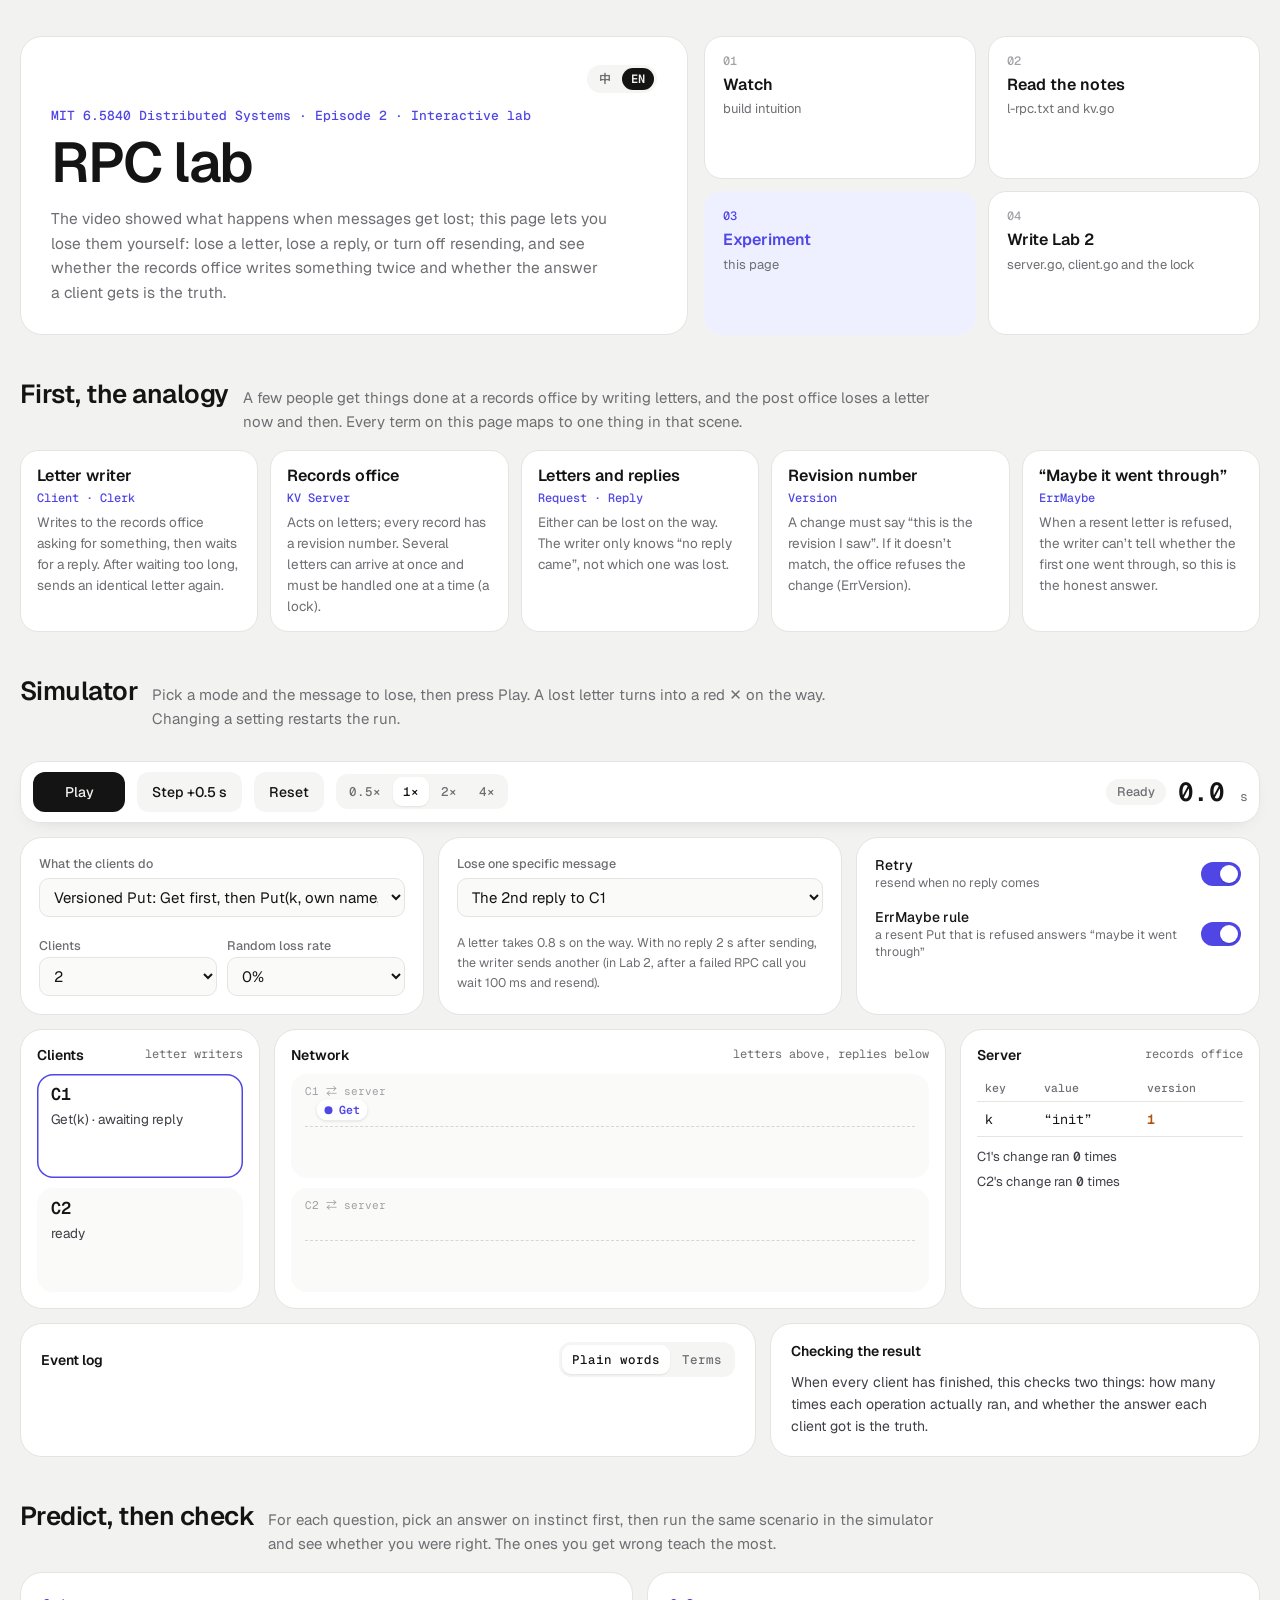
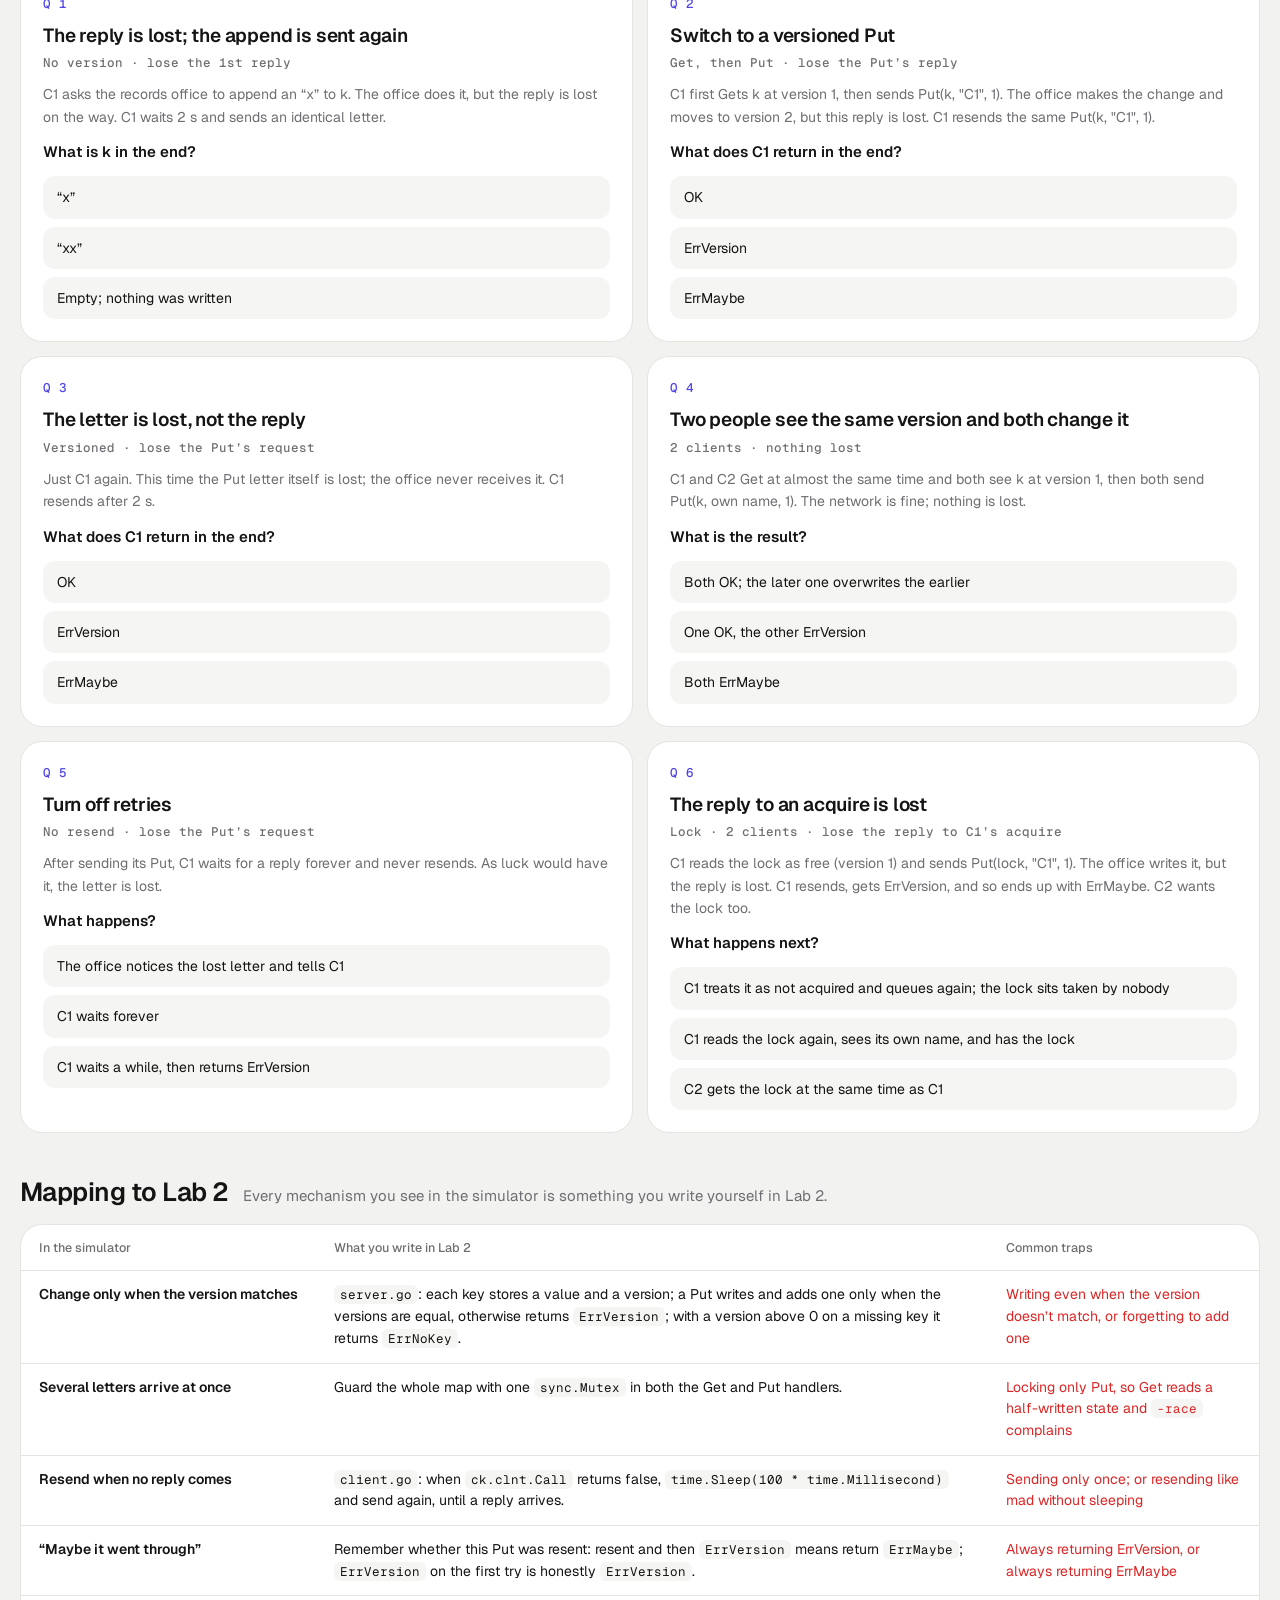
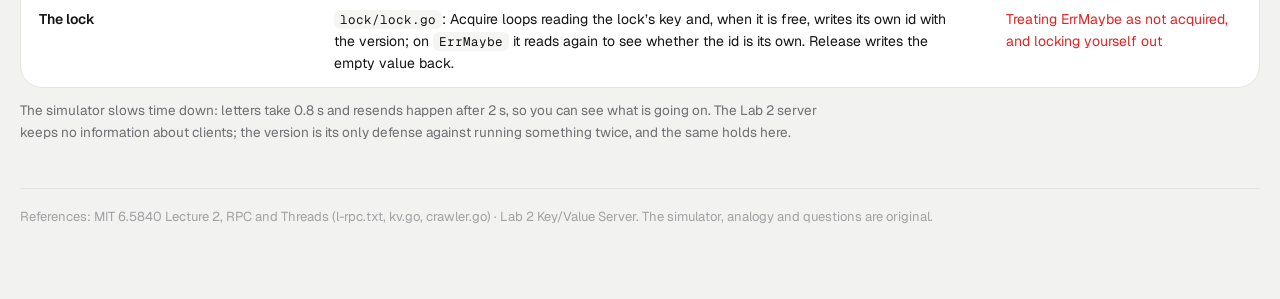
<file: content/ep02/lab.html>
<!doctype html>
<html lang="zh-CN">
<head>
<meta charset="utf-8">
<meta name="viewport" content="width=device-width, initial-scale=1">
<script>
/* 中文 / English. The choice is shared with the course site (localStorage 'course.lang'); the default follows the browser. */
const EN = (() => { let l = null; try { l = localStorage.getItem('course.lang'); } catch {} if (l !== 'zh' && l !== 'en') l = /^zh\b/i.test(navigator.language || '') ? 'zh' : 'en'; return l === 'en'; })();
const L = (zh, en) => EN ? en : zh;
document.documentElement.lang = EN ? 'en' : 'zh-CN';
</script>
<title>RPC 实验台</title>
<link rel="preconnect" href="https://fonts.googleapis.com">
<link rel="preconnect" href="https://fonts.gstatic.com" crossorigin>
<link rel="stylesheet" href="https://fonts.googleapis.com/css2?family=Geist:wght@400;500;600;700&family=Geist+Mono:wght@400;500;600&family=Noto+Sans+SC:wght@400;500;700&display=swap">
<style>
/* Layout: a bento box. Every block is a white tile on a quiet grey ground; color is reserved for state. */
:root{
  --bg:#F2F2F0; --tile:#FFFFFF; --soft:#F5F5F3; --soft-2:#FAFAF9; --edge:#E4E4E1; --edge-2:#D6D6D2;
  --ink:#141414; --ink-2:#3F3F46; --mute:#6E6E73; --faint:#A1A1A6;
  --acc:#4F46E5; --acc-soft:#EEF0FF; --on-acc:#FFFFFF;
  --ok:#16A34A; --ok-soft:#ECFDF3; --bad:#DC2626; --bad-soft:#FEF2F2; --warn:#B45309; --warn-soft:#FEF3C7;
  --l0:#4F46E5; --l1:#D97706; --l2:#059669; --l3:#DB2777;
  --shadow:0 1px 2px rgba(20,20,20,.04);
  --f-sans:"Geist","Noto Sans SC","PingFang SC","Microsoft YaHei",system-ui,sans-serif;
  --f-mono:"Geist Mono","SFMono-Regular",Menlo,Consolas,"Noto Sans SC",monospace;
  color-scheme:light;
}
@media (prefers-color-scheme: dark){ :root:not([data-theme="light"]){
  --bg:#0B0B0C; --tile:#161618; --soft:#1D1D20; --soft-2:#1A1A1D; --edge:#26262A; --edge-2:#34343A;
  --ink:#EDEDEF; --ink-2:#C9C9CF; --mute:#9A9AA2; --faint:#6B6B73;
  --acc:#8B85FF; --acc-soft:#22213A; --on-acc:#0B0B0C;
  --ok:#4ADE80; --ok-soft:#13261A; --bad:#F87171; --bad-soft:#2A1414; --warn:#FBBF24; --warn-soft:#2A2110;
  --l0:#8B85FF; --l1:#FBBF24; --l2:#34D399; --l3:#F472B6;
  --shadow:none; color-scheme:dark; } }
:root[data-theme="dark"]{
  --bg:#0B0B0C; --tile:#161618; --soft:#1D1D20; --soft-2:#1A1A1D; --edge:#26262A; --edge-2:#34343A;
  --ink:#EDEDEF; --ink-2:#C9C9CF; --mute:#9A9AA2; --faint:#6B6B73;
  --acc:#8B85FF; --acc-soft:#22213A; --on-acc:#0B0B0C;
  --ok:#4ADE80; --ok-soft:#13261A; --bad:#F87171; --bad-soft:#2A1414; --warn:#FBBF24; --warn-soft:#2A2110;
  --l0:#8B85FF; --l1:#FBBF24; --l2:#34D399; --l3:#F472B6;
  --shadow:none; color-scheme:dark; }

*{box-sizing:border-box}
[hidden]{display:none!important}
body{margin:0; background:var(--bg); color:var(--ink); font:15px/1.6 var(--f-sans); -webkit-font-smoothing:antialiased}
.wrap{max-width:1320px; margin:0 auto; padding-inline:20px; padding-block:36px 72px; display:flex; flex-direction:column; gap:44px}
h1,h2,h3{margin:0; text-wrap:balance}
p{margin:0}
button,select,input,textarea{font:inherit; color:inherit}
:focus-visible{outline:2px solid var(--acc); outline-offset:2px}
code{font:12.5px var(--f-mono); background:var(--soft); border-radius:6px; padding:1px 6px}

/* ---------- header ---------- */
.hero{display:grid; grid-template-columns:minmax(0,1.2fr) minmax(0,1fr); gap:16px; align-items:stretch}
.hero > div:first-child{background:var(--tile); border:1px solid var(--edge); border-radius:22px; padding:28px 30px; display:flex; flex-direction:column; justify-content:flex-end}
.eyebrow{font:500 13px var(--f-mono); color:var(--acc)}
.home{ font:500 13px var(--f-sans); color:var(--mute); text-decoration:none; padding:6px 12px; border-radius:10px; background:var(--soft)}
.home:hover{color:var(--ink)}
.hero-top{display:flex; align-items:center; gap:10px; margin-bottom:14px}
.lang{margin-left:auto; display:inline-flex; padding:3px; gap:2px; border-radius:999px; background:var(--soft); border:0; cursor:pointer; font:600 12px/1 var(--f-mono); color:var(--mute)}
.lang span{padding:5px 9px; border-radius:999px}
.lang span.on{background:var(--ink); color:var(--bg)}
.lang:hover span:not(.on){color:var(--ink)}
.hero h1{font:600 clamp(36px,5vw,56px)/1.05 var(--f-sans); letter-spacing:-.03em; margin-top:10px}
.lead{margin-top:14px; max-width:36em; color:var(--mute); font-size:15.5px; text-wrap:pretty}
.path{list-style:none; margin:0; padding:0; display:grid; grid-template-columns:repeat(2,minmax(0,1fr)); gap:12px}
.path li{background:var(--tile); border:1px solid var(--edge); border-radius:18px; padding:16px 18px; font-size:13px; color:var(--mute); line-height:1.45; display:flex; flex-direction:column; gap:4px; min-width:0}
.path li::before{content:attr(data-n); font:500 12px var(--f-mono); color:var(--faint)}
.path li b{font-size:16px; font-weight:600; color:var(--ink)}
.path li.here{background:var(--acc-soft); border-color:transparent}
.path li.here b,.path li.here::before{color:var(--acc)}

/* ---------- section heads + analogy ---------- */
.sec-head{display:flex; align-items:baseline; gap:14px; flex-wrap:wrap; margin-bottom:16px}
.sec-head h2{font:600 26px/1.2 var(--f-sans); letter-spacing:-.02em}
.sec-head p{color:var(--mute); max-width:46em}
.ana-grid{display:grid; grid-template-columns:repeat(auto-fill,minmax(220px,1fr)); gap:12px}
.ana{background:var(--tile); border:1px solid var(--edge); border-radius:18px; padding:14px 16px; display:flex; flex-direction:column; gap:4px; min-width:0}
.ana b{font:600 16px var(--f-sans)}
.ana span{font:500 12px var(--f-mono); color:var(--acc); overflow-wrap:anywhere}
.ana p{font-size:13.5px; color:var(--mute); line-height:1.55; margin-top:2px}

/* ---------- control bar ---------- */
.lab{display:flex; flex-direction:column; gap:14px}
.bar{display:flex; flex-wrap:wrap; align-items:center; gap:10px 12px; padding:10px 12px; background:var(--tile); border:1px solid var(--edge); border-radius:20px; position:sticky; top:env(safe-area-inset-top,0px); z-index:5; box-shadow:0 6px 20px -14px rgba(20,20,20,.25)}
.btn{border:0; background:var(--soft); border-radius:12px; padding:9px 15px; cursor:pointer; font-weight:500; font-size:14px; white-space:nowrap; transition:background .15s}
.btn:hover{background:var(--edge)}
.btn.primary{background:var(--ink); color:var(--bg); min-width:92px}
.btn.primary:hover{opacity:.88; background:var(--ink)}
.seg{display:inline-flex; background:var(--soft); border-radius:12px; padding:3px; gap:2px}
.seg button{border:0; background:none; border-radius:9px; padding:6px 10px; cursor:pointer; font:500 12.5px var(--f-mono); color:var(--mute)}
.seg button.on{background:var(--tile); color:var(--ink); box-shadow:0 1px 2px rgba(0,0,0,.08)}
.clock{margin-left:auto; display:flex; align-items:center; gap:12px; font-variant-numeric:tabular-nums}
.clock .t{font:600 26px/1 var(--f-mono); letter-spacing:-.02em}
.clock .t small{font-size:13px; color:var(--mute); font-weight:400}
.phase{font:500 12.5px/1 var(--f-sans); padding:7px 11px; border-radius:999px; background:var(--soft); color:var(--mute)}
.phase.run{background:var(--acc-soft); color:var(--acc)}
.phase.done{background:var(--ok-soft); color:var(--ok)}

/* ---------- settings ---------- */
.settings{display:grid; grid-template-columns:repeat(3,minmax(0,1fr)); gap:14px}
.settings > div{background:var(--tile); border:1px solid var(--edge); border-radius:22px; padding:18px; display:flex; flex-direction:column; gap:6px; min-width:0}
.lbl{font:500 12.5px/1.3 var(--f-sans); color:var(--mute)}
select{border:1px solid var(--edge); background:var(--soft-2); border-radius:10px; padding:8px 10px; width:100%}
.switch{display:flex; align-items:center; justify-content:space-between; gap:12px; cursor:pointer}
.switch span{display:flex; flex-direction:column; line-height:1.35; font-weight:500; font-size:14px}
.switch small{color:var(--mute); font-size:12.5px; font-weight:400}
.switch input{appearance:none; width:40px; height:24px; border-radius:12px; background:var(--edge-2); position:relative; cursor:pointer; flex:none; transition:background .15s; margin:0}
.switch input::after{content:""; position:absolute; top:3px; left:3px; width:18px; height:18px; border-radius:50%; background:#fff; box-shadow:0 1px 2px rgba(0,0,0,.2); transition:transform .15s}
.switch input:checked{background:var(--acc)}
.switch input:checked::after{transform:translateX(16px)}
.script{font-size:13px; padding:8px 12px; border-radius:10px; background:var(--warn-soft); color:var(--warn)}

/* ---------- log + verdict ---------- */
.below{display:grid; grid-template-columns:minmax(0,1.5fr) minmax(0,1fr); gap:14px}
.panel{background:var(--tile); border:1px solid var(--edge); border-radius:22px; padding:18px 20px; min-width:0}
.panel-h{display:flex; align-items:center; justify-content:space-between; gap:12px; margin-bottom:8px}
.panel-h h3,.panel > h3{font:600 14px/1.3 var(--f-sans); margin:0}
.log{list-style:none; margin:0; padding:0; max-height:300px; overflow:auto; display:flex; flex-direction:column}
.log li{display:grid; grid-template-columns:58px 56px minmax(0,1fr); gap:10px; padding:7px 0; border-top:1px solid var(--edge); font-size:13.5px; line-height:1.5}
.log li:first-child{border-top:0}
.log .lt{font:400 12px/1.9 var(--f-mono); color:var(--faint); font-variant-numeric:tabular-nums}
.log .lw{font:400 12px/1.9 var(--f-sans); color:var(--mute)}
.log li.k-ok .lx{color:var(--ok)} .log li.k-bad .lx{color:var(--bad)} .log li.k-warn .lx{color:var(--warn)}
.verdict{display:flex; flex-direction:column; gap:10px}
.verdict .big{font:600 24px/1.2 var(--f-sans); letter-spacing:-.02em}
.verdict .big.ok{color:var(--ok)} .verdict .big.bad{color:var(--bad)}
.verdict p{color:var(--ink-2); font-size:14px}

/* ---------- predict, then verify ---------- */
.qs{display:grid; grid-template-columns:repeat(2,minmax(0,1fr)); gap:14px}
.q{background:var(--tile); border:1px solid var(--edge); border-radius:22px; padding:22px; display:flex; flex-direction:column; gap:12px; min-width:0}
.q .qn{font:500 12.5px var(--f-mono); color:var(--acc)}
.q h3{font:600 19px/1.3 var(--f-sans); letter-spacing:-.01em}
.q .setup{color:var(--mute); font-size:14px}
.q .ask{font-weight:600}
.opts{display:flex; flex-direction:column; gap:8px}
.opt{text-align:left; border:1px solid transparent; background:var(--soft); border-radius:12px; padding:10px 13px; cursor:pointer; font-size:14px; line-height:1.45; transition:background .15s, border-color .15s}
.opt:hover:not(:disabled){background:var(--edge)}
.opt:disabled{cursor:default}
.opt.right{background:var(--ok-soft); border-color:var(--ok)}
.opt.wrong{background:var(--bad-soft); border-color:var(--bad)}
.ans{display:flex; flex-direction:column; gap:12px; padding-top:12px; border-top:1px solid var(--edge); font-size:14px; color:var(--ink-2)}
.ans .res{font-weight:600} .ans .res.ok{color:var(--ok)} .ans .res.bad{color:var(--bad)}
.ans .btn{align-self:flex-start}

/* ---------- mapping table ---------- */
.tbl-wrap{overflow-x:auto; background:var(--tile); border:1px solid var(--edge); border-radius:22px}
table.map{width:100%; border-collapse:collapse; min-width:760px; font-size:14px}
table.map th{text-align:left; font:500 12.5px var(--f-sans); color:var(--mute); padding:14px 18px; border-bottom:1px solid var(--edge)}
table.map td{padding:13px 18px; border-bottom:1px solid var(--edge); vertical-align:top; line-height:1.55}
table.map tr:last-child td{border-bottom:0}
table.map td:first-child{font-weight:600; white-space:nowrap}
table.map td.trap{color:var(--bad)}
footer{font-size:13px; color:var(--faint); border-top:1px solid var(--edge); padding-top:18px}

@media (max-width:1100px){ .settings{grid-template-columns:minmax(0,1fr) minmax(0,1fr)} .stage{grid-template-columns:minmax(0,1fr)} }
@media (max-width:760px){
  .hero,.below,.qs,.settings{grid-template-columns:minmax(0,1fr)}
  .clock{margin-left:0; width:100%; justify-content:space-between}
  .bar{position:static}
  .log li{grid-template-columns:52px minmax(0,1fr)} .log .lw{display:none}
}
@media (prefers-reduced-motion:reduce){ *{animation:none!important; transition:none!important} }
/* ---------- stage: clients · network · server ---------- */
.stage{display:grid; grid-template-columns:minmax(200px,240px) minmax(0,1fr) minmax(240px,300px); gap:14px; align-items:stretch}
.stage > .col{background:var(--tile); border:1px solid var(--edge); border-radius:22px; padding:16px; display:flex; flex-direction:column; gap:10px; min-width:0}
.col > h3{font:600 14px/1.3 var(--f-sans); display:flex; justify-content:space-between; gap:8px}
.col > h3 em{font:400 12px var(--f-mono); color:var(--mute); font-style:normal}
.cli{padding:12px 14px; border-radius:16px; background:var(--soft-2); display:flex; flex-direction:column; gap:6px; min-height:104px; transition:background .2s, box-shadow .2s}
.cli .top{display:flex; align-items:center; gap:8px}
.cli .name{font:600 17px/1 var(--f-mono)}
.cli .tries{margin-left:auto; font:500 11.5px var(--f-mono); color:var(--warn)}
.cli .status{font-size:13.5px; color:var(--ink-2); min-height:1.4em}
.cli .res{align-self:flex-start; font:600 12.5px/1 var(--f-mono); padding:6px 9px; border-radius:999px; background:var(--soft)}
.cli .res.ok{background:var(--ok-soft); color:var(--ok)} .cli .res.bad{background:var(--bad-soft); color:var(--bad)} .cli .res.maybe{background:var(--warn-soft); color:var(--warn)}
.cli.wait{box-shadow:inset 0 0 0 1.5px var(--acc); background:var(--tile)}
.cli.held{box-shadow:inset 0 0 0 1.5px var(--ok); background:var(--ok-soft)}
.lanes{display:flex; flex-direction:column; gap:10px}
.lane{position:relative; min-height:104px; border-radius:16px; background:var(--soft-2); overflow:hidden}
.lane::before{content:""; position:absolute; left:14px; right:14px; top:50%; border-top:1.5px dashed var(--edge-2)}
.lane .lbl2{position:absolute; left:14px; top:8px; font:400 11px var(--f-mono); color:var(--faint)}
.msg{position:absolute; transform:translate(-50%,-50%); display:flex; align-items:center; gap:6px; font:600 11.5px/1 var(--f-mono); white-space:nowrap; padding:5px 8px; border-radius:999px; background:var(--tile); box-shadow:0 1px 3px rgba(0,0,0,.12)}
.msg i{width:8px; height:8px; border-radius:50%; background:currentColor; flex:none}
.msg.req{color:var(--acc); top:34%} .msg.rep{color:var(--ok); top:68%} .msg.rep.err{color:var(--warn)}
.msg.lost{color:var(--bad); background:var(--bad-soft); box-shadow:none; opacity:.9}
.msg.lost i{background:none; width:auto; height:auto}
.srv{display:flex; flex-direction:column; gap:10px}
.srv table{width:100%; border-collapse:collapse; font:13.5px var(--f-mono)}
.srv th{text-align:left; font:500 11.5px var(--f-mono); color:var(--mute); padding:6px 8px; border-bottom:1px solid var(--edge)}
.srv td{padding:8px; border-bottom:1px solid var(--edge); overflow-wrap:anywhere}
.srv td.ver{color:var(--warn); font-weight:600}
.srv tr.flash td{animation:fresh 1.2s}
.srv .empty{color:var(--faint); font-size:13px}
.execs{display:flex; flex-direction:column; gap:4px; font-size:13px; color:var(--ink-2)}
.execs b{font:600 13px var(--f-mono)}
.execs .dup{color:var(--bad)}
@keyframes fresh{from{background:var(--acc-soft)}to{background:transparent}}
.lbl{font:500 12.5px/1.3 var(--f-sans); color:var(--mute)}
.settings .row2{display:grid; grid-template-columns:repeat(2,minmax(0,1fr)); gap:10px}
.switch + .switch{margin-top:10px}
@media (max-width:1100px){ .stage{grid-template-columns:minmax(150px,200px) minmax(0,1fr)} .stage .srvcol{grid-column:1/-1} }
@media (max-width:760px){ .stage{grid-template-columns:minmax(0,1fr)} .lanes .lane{min-height:70px} }
</style>
</head>
<body>
<div class="wrap">
  <header class="hero">
    <div>
      <div class="hero-top"><a class="home" id="homeLink" href="/" hidden data-en="← Course home">← 课程首页</a><button class="lang" id="langBtn" type="button"></button></div>
      <p class="eyebrow" data-en="MIT 6.5840 Distributed Systems · Episode 2 · Interactive lab">MIT 6.5840 分布式系统 · 第 2 集 · 交互实验</p>
      <h1 data-en="RPC lab">RPC 实验台</h1>
      <p class="lead" data-en="The video showed what happens when messages get lost; this page lets you lose them yourself: lose a letter, lose a reply, or turn off resending, and see whether the records office writes something twice and whether the answer a client gets is the truth.">视频讲了消息丢失时会发生什么，这一页让你亲手制造丢失：弄丢一封信、一封回信，或者关掉重试，看看档案室里的记录会不会多写一遍，客户端拿到的答复是不是实话。</p>
    </div>
    <ol class="path" aria-label="学习顺序" data-en-label="Learning path">
      <li data-n="01" data-en="<b>Watch</b>build intuition"><b>看视频</b>建立直觉</li>
      <li data-n="02" data-en="<b>Read the notes</b>l-rpc.txt and kv.go"><b>读讲义</b>l-rpc.txt 与 kv.go</li>
      <li data-n="03" class="here" data-en="<b>Experiment</b>this page"><b>做实验</b>就是这一页</li>
      <li data-n="04" data-en="<b>Write Lab 2</b>server.go, client.go and the lock"><b>写 Lab 2</b>server.go、client.go 与锁</li>
    </ol>
  </header>

  <section aria-labelledby="ana-h">
    <div class="sec-head"><h2 id="ana-h" data-en="First, the analogy">先看懂这个比喻</h2><p data-en="A few people get things done at a records office by writing letters, and the post office loses a letter now and then. Every term on this page maps to one thing in that scene.">几个人靠写信请档案室办事，邮局偶尔会把信弄丢。页面上的每个术语，都对应这个场景里的一样东西。</p></div>
    <div class="ana-grid">
      <div class="ana" data-en="<b>Letter writer</b><span>Client · Clerk</span><p>Writes to the records office asking for something, then waits for a reply. After waiting too long, sends an identical letter again.</p>"><b>寄信人</b><span>Client · Clerk</span><p>写信请档案室办事，然后等回信。等太久就再寄一封一模一样的。</p></div>
      <div class="ana" data-en="<b>Records office</b><span>KV Server</span><p>Acts on letters; every record has a revision number. Several letters can arrive at once and must be handled one at a time (a lock).</p>"><b>档案室</b><span>KV Server</span><p>按信办事，每份档案都有一个修订号。同一时间可能收到好几封信，要一封一封地办（加锁）。</p></div>
      <div class="ana" data-en="<b>Letters and replies</b><span>Request · Reply</span><p>Either can be lost on the way. The writer only knows “no reply came”, not which one was lost.</p>"><b>信和回信</b><span>Request · Reply</span><p>都可能在路上丢掉。寄信人只知道「没等到回信」，不知道丢的是哪一封。</p></div>
      <div class="ana" data-en="<b>Revision number</b><span>Version</span><p>A change must say “this is the revision I saw”. If it doesn’t match, the office refuses the change (ErrVersion).</p>"><b>修订号</b><span>Version</span><p>改档案时要写明「我看到的是第几版」。版本对不上，档案室就拒绝修改（ErrVersion）。</p></div>
      <div class="ana" data-en="<b>“Maybe it went through”</b><span>ErrMaybe</span><p>When a resent letter is refused, the writer can’t tell whether the first one went through, so this is the honest answer.</p>"><b>「可能办成了」</b><span>ErrMaybe</span><p>重寄的信被拒绝时，寄信人说不清第一封有没有办成，只能如实这样回答。</p></div>
    </div>
  </section>

  <section class="lab" id="lab" aria-labelledby="lab-h">
    <div class="sec-head"><h2 id="lab-h" data-en="Simulator">模拟器</h2><p data-en="Pick a mode and the message to lose, then press Play. A lost letter turns into a red ✕ on the way. Changing a setting restarts the run.">选好模式和要丢的消息，按「播放」。丢失的信会在路上变成红色的 ✕。改动参数后会自动重新开始。</p></div>

    <div class="bar" role="toolbar" aria-label="播放控制" data-en-label="Playback">
      <button class="btn primary" id="play" type="button">播放</button>
      <button class="btn" id="step" type="button" data-en="Step +0.5 s">单步 +0.5 秒</button>
      <button class="btn" id="reset" type="button" data-en="Reset">重置</button>
      <div class="seg" id="speed" role="group" aria-label="速度" data-en-label="Speed"><button type="button" data-s="0.5">0.5×</button><button type="button" data-s="1" class="on">1×</button><button type="button" data-s="2">2×</button><button type="button" data-s="4">4×</button></div>
      <div class="clock"><span class="phase" id="phase">准备</span><span class="t" id="clock">0.0 <small>秒</small></span></div>
    </div>

    <div class="settings">
      <div>
        <label class="lbl" for="optMode" data-en="What the clients do">客户端要做的事</label>
        <select id="optMode">
          <option value="append" data-en="Append: Append(k, own letter), no version">追加：Append(k, 自己的字母)，不带版本号</option>
          <option value="version" selected data-en="Versioned Put: Get first, then Put(k, own name, version seen)">带版本号的 Put：先 Get，再 Put(k, 自己的名字, 看到的版本)</option>
          <option value="lock" data-en="Lock: acquire with a versioned Put, hold it 2 s, then release">锁：用带版本号的 Put 加锁，拿到后持有 2 秒再解锁</option>
        </select>
        <div class="row2" style="margin-top:10px">
          <div><label class="lbl" for="optN" data-en="Clients">客户端数</label><select id="optN"><option>1</option><option selected>2</option><option>3</option></select></div>
          <div><label class="lbl" for="optLoss" data-en="Random loss rate">随机丢失率</label><select id="optLoss"><option value="0" selected>0%</option><option value="0.2">20%</option><option value="0.4">40%</option></select></div>
        </div>
      </div>
      <div>
        <label class="lbl" for="optDrop" data-en="Lose one specific message">指定丢掉一条消息</label>
        <select id="optDrop">
          <option value="" data-en="None">不指定</option>
          <option value="req:1" data-en="C1’s 1st letter (request)">C1 的第 1 封信（请求）</option>
          <option value="rep:1" data-en="The 1st reply to C1">C1 收到的第 1 封回信</option>
          <option value="req:2" data-en="C1’s 2nd letter (request)">C1 的第 2 封信（请求）</option>
          <option value="rep:2" selected data-en="The 2nd reply to C1">C1 收到的第 2 封回信</option>
        </select>
        <p class="consts" style="font-size:12.5px;color:var(--mute);margin-top:10px" data-en="A letter takes 0.8 s on the way. With no reply 2 s after sending, the writer sends another (in Lab 2, after a failed RPC call you wait 100 ms and resend).">信在路上走 0.8 秒。寄出 2 秒还没收到回信，就重寄一封（Lab 2 里是 RPC 调用失败后等 100 毫秒再重发）。</p>
        <p class="script" id="script" hidden></p>
      </div>
      <div>
        <label class="switch" for="optRetry"><span data-en="Retry<small>resend when no reply comes</small>">重试<small>等不到回信就重寄</small></span><input type="checkbox" id="optRetry" checked></label>
        <label class="switch" for="optMaybe"><span data-en="ErrMaybe rule<small>a resent Put that is refused answers “maybe it went through”</small>">ErrMaybe 规则<small>重寄过的 Put 被拒绝时，回答「可能办成了」</small></span><input type="checkbox" id="optMaybe" checked></label>
      </div>
    </div>

    <div class="stage">
      <div class="col"><h3 data-en="Clients <em>letter writers</em>">客户端 <em>寄信人</em></h3><div class="lanes" id="clients"></div></div>
      <div class="col"><h3 data-en="Network <em>letters above, replies below</em>">网络 <em>上面是信，下面是回信</em></h3><div class="lanes" id="lanes"></div></div>
      <div class="col srvcol"><h3 data-en="Server <em>records office</em>">服务器 <em>档案室</em></h3><div class="srv" id="srv"></div></div>
    </div>

    <div class="below">
      <div class="panel"><div class="panel-h"><h3 data-en="Event log">事件日志</h3><div class="seg" id="talk" role="group" aria-label="说法" data-en-label="Wording"><button type="button" data-m="plain" data-en="Plain words">大白话</button><button type="button" data-m="term" data-en="Terms">术语</button></div></div><ol class="log" id="log"></ol></div>
      <div class="panel verdict" id="verdict"></div>
    </div>
  </section>

  <section aria-labelledby="qs-h">
    <div class="sec-head"><h2 id="qs-h" data-en="Predict, then check">先预测，再验证</h2><p data-en="For each question, pick an answer on instinct first, then run the same scenario in the simulator and see whether you were right. The ones you get wrong teach the most.">每道题先凭直觉选一个答案，再在模拟器里运行同样的场景，看看你猜得对不对。猜错的题最有收获。</p></div>
    <div class="qs" id="qs"></div>
  </section>

  <section aria-labelledby="map-h">
    <div class="sec-head"><h2 id="map-h" data-en="Mapping to Lab 2">对照 Lab 2</h2><p data-en="Every mechanism you see in the simulator is something you write yourself in Lab 2.">模拟器里看到的每个机制，在 Lab 2 里都要你自己写出来。</p></div>
    <div class="tbl-wrap"><table class="map">
      <thead><tr><th data-en="In the simulator">模拟器里的现象</th><th data-en="What you write in Lab 2">Lab 2 里你要写的</th><th data-en="Common traps">常见的坑</th></tr></thead>
      <tbody>
        <tr><td data-en="Change only when the version matches">版本号对上才修改</td><td data-en="<code>server.go</code>: each key stores a value and a version; a Put writes and adds one only when the versions are equal, otherwise returns <code>ErrVersion</code>; with a version above 0 on a missing key it returns <code>ErrNoKey</code>."><code>server.go</code>：每个键存 value 和 version；Put 的版本号相等才写入并加一，否则返回 <code>ErrVersion</code>；版本号大于 0 而键不存在时返回 <code>ErrNoKey</code>。</td><td class="trap" data-en="Writing even when the version doesn’t match, or forgetting to add one">版本号对不上也照写，或者忘了加一</td></tr>
        <tr><td data-en="Several letters arrive at once">多封信同时到达</td><td data-en="Guard the whole map with one <code>sync.Mutex</code> in both the Get and Put handlers.">Get 和 Put 的处理函数用同一把 <code>sync.Mutex</code> 保护整个 map。</td><td class="trap" data-en="Locking only Put, so Get reads a half-written state and <code>-race</code> complains">只给 Put 加锁，Get 读到写了一半的状态，<code>-race</code> 报错</td></tr>
        <tr><td data-en="Resend when no reply comes">等不到回信就重寄</td><td data-en="<code>client.go</code>: when <code>ck.clnt.Call</code> returns false, <code>time.Sleep(100 * time.Millisecond)</code> and send again, until a reply arrives."><code>client.go</code>：<code>ck.clnt.Call</code> 返回 false 就 <code>time.Sleep(100 * time.Millisecond)</code> 再发，直到收到回复。</td><td class="trap" data-en="Sending only once; or resending like mad without sleeping">只发一次；或者不 sleep，疯狂重发</td></tr>
        <tr><td data-en="“Maybe it went through”">「可能办成了」</td><td data-en="Remember whether this Put was resent: resent and then <code>ErrVersion</code> means return <code>ErrMaybe</code>; <code>ErrVersion</code> on the first try is honestly <code>ErrVersion</code>.">记住这个 Put 是否重发过：重发过又收到 <code>ErrVersion</code> 就返回 <code>ErrMaybe</code>；第一次就收到 <code>ErrVersion</code> 则如实返回 <code>ErrVersion</code>。</td><td class="trap" data-en="Always returning ErrVersion, or always returning ErrMaybe">总是返回 ErrVersion，或者总是返回 ErrMaybe</td></tr>
        <tr><td data-en="The lock">锁</td><td data-en="<code>lock/lock.go</code>: Acquire loops reading the lock’s key and, when it is free, writes its own id with the version; on <code>ErrMaybe</code> it reads again to see whether the id is its own. Release writes the empty value back."><code>lock/lock.go</code>：Acquire 循环读锁的键，空着就带版本号写入自己的 id；收到 <code>ErrMaybe</code> 就再读一次看是不是自己的 id。Release 写回空值。</td><td class="trap" data-en="Treating ErrMaybe as not acquired, and locking yourself out">收到 ErrMaybe 就当作没拿到，结果自己把自己锁在门外</td></tr>
      </tbody>
    </table></div>
    <p class="note" style="margin-top:12px;font-size:13.5px;color:var(--mute);max-width:62em" data-en="The simulator slows time down: letters take 0.8 s and resends happen after 2 s, so you can see what is going on. The Lab 2 server keeps no information about clients; the version is its only defense against running something twice, and the same holds here.">模拟器把时间放慢了：信走 0.8 秒、等 2 秒重寄，方便看清楚。Lab 2 的服务器不记录任何客户端的信息，版本号就是它防止重复执行的全部手段，这里也一样。</p>
  </section>

  <footer data-en="References: MIT 6.5840 Lecture 2, RPC and Threads (l-rpc.txt, kv.go, crawler.go) · Lab 2 Key/Value Server. The simulator, analogy and questions are original.">参考：MIT 6.5840 第 2 讲 RPC and Threads（l-rpc.txt、kv.go、crawler.go）· Lab 2 Key/Value Server。模拟器、比喻和题目均为原创。</footer>
</div>

<script>
const $ = s => document.querySelector(s);
const el = (tag, cls, html) => { const e = document.createElement(tag); if (cls) e.className = cls; if (html != null) e.innerHTML = html; return e; };
const esc = s => String(s ?? '').replace(/[&<>"]/g, c => ({'&':'&amp;','<':'&lt;','>':'&gt;','"':'&quot;'}[c]));
/* ---------------- language ---------------- */
document.title = L('RPC 实验台', 'RPC Lab');
if (EN){
  document.querySelectorAll('[data-en]').forEach(e => { e.innerHTML = e.dataset.en; });
  document.querySelectorAll('[data-en-label]').forEach(e => e.setAttribute('aria-label', e.dataset.enLabel));
  document.querySelectorAll('[data-en-title]').forEach(e => e.setAttribute('title', e.dataset.enTitle));
}
$('#langBtn').innerHTML = `<span class="${EN ? '' : 'on'}">中</span><span class="${EN ? 'on' : ''}">EN</span>`;
$('#langBtn').title = EN ? '切换到中文' : 'Switch to English';
$('#langBtn').addEventListener('click', () => { try { localStorage.setItem('course.lang', EN ? 'zh' : 'en'); } catch {} location.reload(); });
const REDUCED = matchMedia('(prefers-reduced-motion: reduce)').matches;
const EP = 'ep02';
const K = {LAT: 0.8, RETRY: 2, HOLD: 2, LIMIT: 40};   // story seconds: one-way latency, resend after, lock hold time, give up

/* ---------------- engine: pure and deterministic ----------------
   Each client runs a generator program. `yield* call(c, body)` sends an RPC and resumes with the reply;
   with retry on it resends every K.RETRY seconds (same rpc id, so a late reply to any copy counts).
   Message loss is decided when a message is sent: a scripted drop (cfg.drop = {dir, nth} for C1's nth
   request/reply) or random loss from a seeded hash, so the same settings always replay the same run. */
const hash = i => { const x = Math.sin(i*127.1 + 311.7)*43758.5453; return x - Math.floor(x); };
function init(cfg){
  const sim = {cfg, t: 0, msgs: [], log: [], seq: 0, data: {}, execs: {}, holders: [], maxHold: 0, flash: null, doneAt: null,
    clients: Array.from({length: cfg.n}, (_, i) => ({i, name: 'C' + (i + 1), status: L('准备', 'ready'), res: null, tries: 0, wait: null, done: false, sent: {req: 0, rep: 0}, held: false}))};
  if (cfg.mode !== 'append') sim.data[cfg.mode === 'lock' ? 'lock' : 'k'] = {v: cfg.mode === 'lock' ? '' : 'init', ver: 1};
  sim.clients.forEach(c => { c.gen = program(sim, c); c.gen.next(); });
  return sim;
}
function say(sim, who, plain, term, kind = ''){ sim.log.push({t: sim.t, who, plain, term, kind}); }
function lose(sim, c, dir){
  const n = ++c.sent[dir], d = sim.cfg.drop;
  if (d && c.i === 0 && d.dir === dir && d.nth === n) return true;
  return hash(sim.seq * 7.31 + c.i * 3.7 + (dir === 'rep' ? 1.3 : 0) + sim.cfg.seed) < sim.cfg.loss;
}
function send(sim, c, dir, body){
  const m = {id: ++sim.seq, c: c.i, dir, body, t0: sim.t, t1: sim.t + K.LAT};
  m.lost = lose(sim, c, dir);
  sim.msgs.push(m);
  return m;
}
function* call(sim, c, body){
  body.rpc = ++sim.seq; let tries = 0;
  for (;;){
    tries++; c.tries = tries;
    if (tries > 1) say(sim, c.name, L(`${c.name} 没等到回信，重寄一封`, `${c.name} got no reply and sends the letter again`), `${c.name} timeout, resend ${body.op}`, 'warn');
    send(sim, c, 'req', body);
    c.wait = {rpc: body.rpc, until: sim.cfg.retry ? sim.t + K.RETRY : Infinity};
    const rep = yield;
    if (rep){ c.wait = null; return {...rep, retried: tries > 1}; }
  }
}
// what the server does with one request (handlers hold the server lock, so each runs alone)
function handle(sim, c, b){
  const d = sim.data;
  if (b.op === 'Get'){ const e = d[b.key]; return e ? {v: e.v, ver: e.ver} : {err: 'ErrNoKey'}; }
  if (b.op === 'Append'){
    sim.execs[b.tag] = (sim.execs[b.tag] || 0) + 1;
    d[b.key] = {v: (d[b.key] ? d[b.key].v : '') + b.v, ver: 0}; sim.flash = b.key;
    say(sim, L('服务器', 'server'), L(`档案室把「${b.v}」追加到 ${b.key} 后面，现在是「${d[b.key].v}」`, `The office appends “${b.v}” to ${b.key}; it is now “${d[b.key].v}”`), `Append(${b.key}, ${b.v}) → "${d[b.key].v}"`, sim.execs[b.tag] > 1 ? 'bad' : '');
    return {err: 'OK'};
  }
  // Put with version
  const e = d[b.key];
  if (!e ? b.ver !== 0 : e.ver !== b.ver){
    say(sim, L('服务器', 'server'), L(`${b.key} 现在是第 ${e ? e.ver : 0} 版，信上写的是第 ${b.ver} 版，拒绝`, `${b.key} is at version ${e ? e.ver : 0}, the letter says version ${b.ver}: refused`), `Put(${b.key}, v${b.ver}) → ErrVersion (at v${e ? e.ver : 0})`, 'warn');
    return {err: 'ErrVersion'};
  }
  sim.execs[b.tag] = (sim.execs[b.tag] || 0) + 1;
  d[b.key] = {v: b.v, ver: b.ver + 1}; sim.flash = b.key;
  say(sim, L('服务器', 'server'), L(`版本对上了：${b.key} 改成「${b.v || '空'}」，升到第 ${b.ver + 1} 版`, `Versions match: ${b.key} becomes “${b.v || 'empty'}”, now version ${b.ver + 1}`), `Put(${b.key}, "${b.v}", v${b.ver}) → OK, now v${b.ver + 1}`);
  return {err: 'OK'};
}
// the clerk's rule for a versioned Put
function* put(sim, c, key, v, ver, tag){
  const r = yield* call(sim, c, {op: 'Put', key, v, ver, tag});
  if (r.err === 'ErrVersion' && r.retried && sim.cfg.maybe) return 'ErrMaybe';
  return r.err;
}
function* program(sim, c){
  const m = sim.cfg.mode;
  yield* waitUntil(sim, c, c.i * 0.15);               // tiny stagger so clients don't overlap visually
  if (m === 'append'){
    const ch = 'xyz'[c.i];
    c.status = `Append(k, "${ch}")`;
    const r = yield* call(sim, c, {op: 'Append', key: 'k', v: ch, tag: c.name});
    finish(sim, c, r.err, 'ok', L('收到 OK', 'got OK'));
  } else if (m === 'version'){
    c.status = 'Get(k)';
    const g = yield* call(sim, c, {op: 'Get', key: 'k'});
    c.status = `Put(k, "${c.name}", ${g.ver})`;
    const r = yield* put(sim, c, 'k', c.name, g.ver, c.name);
    c.putTried = true;
    finish(sim, c, r, r === 'OK' ? 'ok' : r === 'ErrMaybe' ? 'maybe' : 'bad', r);
  } else {
    // lock
    for (;;){
      c.status = 'Get(lock)';
      const g = yield* call(sim, c, {op: 'Get', key: 'lock'});
      if (g.v !== ''){ c.status = L(`锁被 ${g.v} 拿着，等一会儿`, `lock held by ${g.v}; waiting`); yield* waitUntil(sim, c, sim.t + 1); continue; }
      c.status = `Put(lock, "${c.name}", ${g.ver})`;
      const r = yield* put(sim, c, 'lock', c.name, g.ver, c.name + '#' + g.ver);
      if (r === 'OK' || (r === 'ErrMaybe' && (yield* readBack(sim, c)))){ break; }
      c.status = r === 'ErrMaybe' ? L('读回来不是自己，重来', 'read back: not mine; again') : L('被别人抢先了，重来', 'someone got there first; again');
    }
    c.held = true; sim.holders.push(c.name); sim.maxHold = Math.max(sim.maxHold, sim.holders.length);
    say(sim, c.name, L(`${c.name} 拿到锁了`, `${c.name} has the lock`), `${c.name} acquired lock`, 'ok');
    c.status = L('持有锁中…', 'holding the lock…');
    yield* waitUntil(sim, c, sim.t + K.HOLD);
    for (;;){
      const g = yield* call(sim, c, {op: 'Get', key: 'lock'});
      if (g.v !== c.name) break;  // our release already landed (its reply was lost)
      c.status = `Put(lock, "", ${g.ver})`;
      const r = yield* put(sim, c, 'lock', '', g.ver, c.name + '#rel' + g.ver);
      if (r === 'OK' || r === 'ErrMaybe') break;
    }
    c.held = false; sim.holders = sim.holders.filter(x => x !== c.name);
    finish(sim, c, 'released', 'ok', L('用完，已解锁', 'done; released'));
  }
}
function* readBack(sim, c){
  c.status = L('收到 ErrMaybe，读回来确认', 'got ErrMaybe; reading back to check');
  const g = yield* call(sim, c, {op: 'Get', key: 'lock'});
  return g.v === c.name;
}
function* waitUntil(sim, c, t){ c.sleep = t; while (sim.t < t) yield; c.sleep = null; }
function finish(sim, c, res, kind, text){ c.done = true; c.res = {res, kind, text}; c.status = L('结束', 'finished'); say(sim, c.name, L(`${c.name} 结束：${text}`, `${c.name} finished: ${text}`), `${c.name} returns ${res}`, kind === 'ok' ? 'ok' : kind === 'bad' ? 'bad' : 'warn'); }

function tick(sim, dt){
  sim.t += dt;
  // deliver messages that arrived
  for (const m of sim.msgs){
    if (m.handled || sim.t < m.t1) continue;
    m.handled = true;
    const c = sim.clients[m.c];
    if (m.lost){ say(sim, L('邮局', 'post'), L(`${c.name} 的${m.dir === 'req' ? '信' : '回信'}丢了`, `${c.name}'s ${m.dir === 'req' ? 'letter' : 'reply'} was lost`), `${m.dir === 'req' ? 'request' : 'reply'} ${m.body.op} lost`, 'bad'); continue; }
    if (m.dir === 'req'){
      const rep = handle(sim, c, m.body);
      send(sim, c, 'rep', {...rep, rpc: m.body.rpc, op: m.body.op});
    } else if (c.wait && c.wait.rpc === m.body.rpc){
      c.wait = null; c.gen.next(m.body);
    }
  }
  // resend / wake sleeping programs
  for (const c of sim.clients){
    if (c.done) continue;
    if (c.wait && sim.t >= c.wait.until){ c.wait = null; c.gen.next(null); }
    else if (!c.wait && c.sleep != null) c.gen.next();
  }
  if (sim.doneAt == null && (sim.clients.every(c => c.done) || sim.t >= K.LIMIT)) sim.doneAt = sim.t;
}
function runHeadless(cfg){ const s = init(cfg); while (s.doneAt == null) tick(s, 0.05); return s; }

// ground truth for the verdict: how often each operation ran, and whether each answer was true
function judge(sim){
  const c = sim.cfg, out = {ok: true, lines: []};
  const stuck = sim.clients.filter(x => !x.done);
  if (stuck.length){ out.ok = false; out.lines.push(L(`${stuck.map(x => x.name).join('、')} 到 ${K.LIMIT} 秒还没结束：${c.retry ? '一直没等到回信' : '信或回信丢了，又没有重试，它会永远等下去'}。`, `${stuck.map(x => x.name).join(', ')} still not finished at ${K.LIMIT} s: ${c.retry ? 'no reply ever came' : 'a letter or reply was lost and there is no retry, so it will wait forever'}.`)); }
  if (c.mode === 'append'){
    const v = sim.data.k ? sim.data.k.v : '', want = sim.clients.filter(x => sim.execs[x.name]).map(x => 'xyz'[x.i]).join('');
    for (const x of sim.clients){ const n = sim.execs[x.name] || 0; if (n > 1){ out.ok = false; out.lines.push(L(`${x.name} 的追加执行了 ${n} 次，k 里多了 ${n - 1} 个「${'xyz'[x.i]}」。`, `${x.name}'s append ran ${n} times; k has ${n - 1} extra “${'xyz'[x.i]}”.`)); } }
    out.big = L(`k = 「${v || '空'}」`, `k = “${v || 'empty'}”`);
    if (out.ok) out.lines.push(L('每个追加都只执行了一次。', 'Every append ran exactly once.'));
  } else if (c.mode === 'version'){
    for (const x of sim.clients){
      if (!x.done) continue;
      const n = sim.execs[x.name] || 0, r = x.res.res;
      const truth = r === 'OK' ? n === 1 : r === 'ErrVersion' ? n === 0 : true;
      if (!truth){ out.ok = false; out.lines.push(L(`${x.name} 回答 ${r}，可它的 Put 其实${n ? '已经执行了' : '没有执行'}。这句话不是实话。`, `${x.name} answered ${r}, but its Put actually ${n ? 'did run' : 'did not run'}. That answer is not the truth.`)); }
      else out.lines.push(L(`${x.name} 回答 ${r}：${r === 'ErrMaybe' ? `实际${n ? '执行了' : '没执行'}，「可能」是诚实的回答` : r === 'OK' ? '确实执行了一次' : '确实没执行'}。`, `${x.name} answered ${r}: ${r === 'ErrMaybe' ? `it actually ${n ? 'ran' : 'did not run'}, so “maybe” is the honest answer` : r === 'OK' ? 'it really ran once' : 'it really did not run'}.`));
    }
    out.big = sim.data.k ? L(`k = 「${sim.data.k.v}」· 第 ${sim.data.k.ver} 版`, `k = “${sim.data.k.v}” · version ${sim.data.k.ver}`) : '';
  } else {
    if (sim.maxHold > 1){ out.ok = false; out.lines.push(L(`同一时刻有 ${sim.maxHold} 个客户端以为自己拿着锁。`, `${sim.maxHold} clients believed they held the lock at the same moment.`)); }
    else out.lines.push(L('任何时刻最多只有一个客户端拿着锁。', 'At most one client held the lock at any moment.'));
  }
  return out;
}

/* ---------------- live playback ---------------- */
const BASE = {mode: 'version', n: 2, loss: 0, drop: {dir: 'rep', nth: 2}, retry: true, maybe: true, seed: 0};
let cfg = {...BASE}, sim, playing = false, speed = 1, last = 0, shown = 0, flashT = 0;
let talk = (() => { try { return localStorage.getItem('lab.talk') || 'plain'; } catch { return 'plain'; } })();
function readSettings(){
  const d = $('#optDrop').value;
  cfg = {...cfg, mode: $('#optMode').value, n: +$('#optN').value, loss: +$('#optLoss').value, retry: $('#optRetry').checked, maybe: $('#optMaybe').checked,
    drop: d ? {dir: d.split(':')[0], nth: +d.split(':')[1]} : null};
}
function writeSettings(){
  $('#optMode').value = cfg.mode; $('#optN').value = cfg.n; $('#optLoss').value = String(cfg.loss); $('#optRetry').checked = cfg.retry; $('#optMaybe').checked = cfg.maybe;
  $('#optDrop').value = cfg.drop ? `${cfg.drop.dir}:${cfg.drop.nth}` : '';
  $('#script').hidden = !cfg.note; $('#script').textContent = cfg.note ? L('场景：', 'Scenario: ') + cfg.note : '';
}
function reset(){ sim = init(cfg); shown = 0; $('#log').innerHTML = ''; $('#clients').innerHTML = ''; $('#lanes').innerHTML = ''; setPlaying(false); draw(); }
function setPlaying(v){ playing = v; $('#play').textContent = v ? L('暂停', 'Pause') : sim && sim.doneAt != null ? L('重放', 'Replay') : L('播放', 'Play'); }
function draw(){
  $('#clock').innerHTML = `${sim.t.toFixed(1)} <small>${L('秒', 's')}</small>`;
  const ph = $('#phase'); ph.className = 'phase ' + (sim.doneAt != null ? 'done' : sim.t > 0 ? 'run' : ''); ph.textContent = sim.doneAt != null ? L('结束', 'Finished') : sim.t > 0 ? L('运行中', 'Running') : L('准备', 'Ready');
  // clients + lanes, one row each
  const cb = $('#clients'), lb = $('#lanes');
  if (cb.children.length !== sim.clients.length){ cb.innerHTML = ''; lb.innerHTML = '';
    sim.clients.forEach(c => { cb.append(el('div', 'cli', `<div class="top"><span class="name">${c.name}</span><span class="tries"></span></div><div class="status"></div><span class="res" hidden></span>`)); lb.append(el('div', 'lane', `<span class="lbl2">${c.name} ⇄ ${L('服务器', 'server')}</span>`)); }); }
  sim.clients.forEach((c, i) => {
    const d = cb.children[i];
    d.className = 'cli' + (c.held ? ' held' : c.wait ? ' wait' : '');
    d.querySelector('.tries').textContent = c.tries > 1 && !c.done ? L(`第 ${c.tries} 次发送`, `send #${c.tries}`) : '';
    d.querySelector('.status').textContent = c.wait && !c.done ? `${c.status} · ${L('等回信', 'awaiting reply')}` : c.status;
    const r = d.querySelector('.res'); r.hidden = !c.res; if (c.res){ r.className = 'res ' + c.res.kind; r.textContent = c.res.res === 'released' ? L('已解锁', 'released') : c.res.res; }
    // messages in flight on this lane (and lost ones for a moment)
    const lane = lb.children[i], live = sim.msgs.filter(m => m.c === i && (sim.t < m.t1 || (m.lost && sim.t < m.t1 + 1.2)));
    lane.querySelectorAll('.msg').forEach(x => x.remove());
    live.forEach(m => {
      const p = Math.min(1, (sim.t - m.t0) / K.LAT), frac = m.lost ? Math.min(p, .55) : p;
      const x = m.dir === 'req' ? 8 + 84*frac : 92 - 84*frac;
      const label = m.dir === 'req' ? `${m.body.op}${m.body.op === 'Put' ? ' v' + m.body.ver : ''}` : (m.body.err || `"${m.body.v}" v${m.body.ver}`);
      const s = el('span', `msg ${m.dir}${m.body.err && m.body.err !== 'OK' ? ' err' : ''}${m.lost && p >= .55 ? ' lost' : ''}`, `<i>${m.lost && p >= .55 ? '✕' : ''}</i>${esc(label)}`);
      s.style.left = x + '%'; lane.append(s);
    });
  });
  // server table
  const keys = Object.keys(sim.data);
  const ex = sim.clients.map(c => { const n = Object.entries(sim.execs).filter(([k]) => k === c.name || k.startsWith(c.name + '#')).reduce((s, [, v]) => s + v, 0); const b = `<b class="${n > 1 && cfg.mode === 'append' ? 'dup' : ''}">${n}</b>`; return `<span>${L(`${c.name} 的修改被执行了 ${b} 次`, `${c.name}'s change ran ${b} time${n === 1 ? '' : 's'}`)}</span>`; }).join('');
  $('#srv').innerHTML = `<table><thead><tr><th>${L('键', 'key')}</th><th>${L('值', 'value')}</th>${cfg.mode === 'append' ? '' : `<th>${L('版本', 'version')}</th>`}</tr></thead><tbody>${keys.length ? keys.map(k => `<tr class="${sim.flash === k && sim.t - flashT < 1.2 ? 'flash' : ''}"><td>${k}</td><td>${L(`「${esc(sim.data[k].v) || '空'}」`, `“${esc(sim.data[k].v) || 'empty'}”`)}</td>${cfg.mode === 'append' ? '' : `<td class="ver">${sim.data[k].ver}</td>`}</tr>`).join('') : `<tr><td colspan="3" class="empty">${L('还没有数据', 'no data yet')}</td></tr>`}</tbody></table><div class="execs">${ex}</div>`;
  if (sim.flash){ flashT = sim.t; sim.flash = null; }
  for (; shown < sim.log.length; shown++){ const e = sim.log[shown]; $('#log').prepend(el('li', 'k-' + e.kind, `<span class="lt">${e.t.toFixed(1)}s</span><span class="lw">${e.who}</span><span class="lx">${esc(talk === 'plain' ? e.plain : e.term)}</span>`)); }
  const v = $('#verdict');
  if (sim.doneAt != null){ const j = judge(sim); v.innerHTML = `<h3>${L('结果校验', 'Checking the result')}</h3><p class="big ${j.ok ? 'ok' : 'bad'}">${j.ok ? L('没问题', 'All good') : L('出问题了', 'Something went wrong')}</p>${j.big ? `<p><b>${esc(j.big)}</b></p>` : ''}${j.lines.map(l => `<p>${esc(l)}</p>`).join('')}`; }
  else v.innerHTML = L(`<h3>结果校验</h3><p>所有客户端结束后，这里会核对两件事：每个操作实际执行了几次，以及每个客户端拿到的答复是不是实话。</p>`, `<h3>Checking the result</h3><p>When every client has finished, this checks two things: how many times each operation actually ran, and whether the answer each client got is the truth.</p>`);
}
function frame(now){ const dt = Math.min(.1, (now - last) / 1000) * speed; last = now; if (playing && sim.doneAt == null){ tick(sim, dt); draw(); if (sim.doneAt != null){ setPlaying(false); draw(); } } requestAnimationFrame(frame); }
function setTalk(m){ talk = m; try { localStorage.setItem('lab.talk', m); } catch {} document.querySelectorAll('#talk button').forEach(b => b.classList.toggle('on', b.dataset.m === m)); $('#log').innerHTML = ''; shown = 0; draw(); }

$('#play').addEventListener('click', () => { if (sim.doneAt != null) reset(); setPlaying(!playing); });
$('#step').addEventListener('click', () => { for (let i = 0; i < 10 && sim.doneAt == null; i++) tick(sim, .05); draw(); });
$('#reset').addEventListener('click', reset);
$('#speed').addEventListener('click', e => { const b = e.target.closest('button'); if (!b) return; speed = +b.dataset.s; document.querySelectorAll('#speed button').forEach(x => x.classList.toggle('on', x === b)); });
['#optMode', '#optN', '#optLoss', '#optDrop', '#optRetry', '#optMaybe'].forEach(s => $(s).addEventListener('change', () => { cfg.note = ''; readSettings(); writeSettings(); reset(); }));
$('#talk').addEventListener('click', e => { const b = e.target.closest('button'); if (b) setTalk(b.dataset.m); });

/* ---------------- predict, then verify ---------------- */
const QS = [
  {title: '回信丢了，再寄一次追加', sub: '不带版本号 · 丢掉第 1 封回信', preset: {mode: 'append', n: 1, drop: {dir: 'rep', nth: 1}, note: 'C1 追加「x」，第 1 封回信丢了'},
   setup: 'C1 请档案室在 k 后面追加一个「x」。档案室办完了，回信却在路上丢了。C1 等了 2 秒，又寄了一封一模一样的信。',
   ask: '最后 k 是什么？', opts: ['「x」', '「xx」', '空的，什么都没写进去'], right: 1,
   explain: () => { const a = runHeadless(mk(QS[0].preset)); return `结果是「${a.data.k.v}」，追加执行了 ${a.execs.C1} 次。档案室分不出第二封信是重寄的，它只知道「又来了一个追加请求」。C1 收到 OK，以为一切正常，其实多写了一个 x。这就是视频里的「执行了两次」。`; }},
  {title: '换成带版本号的 Put', sub: '先 Get 再 Put · 丢掉 Put 的回信', preset: {mode: 'version', n: 1, drop: {dir: 'rep', nth: 2}, note: 'C1 的 Put 回信丢了'},
   setup: 'C1 先 Get 到 k 是第 1 版，再寄出 Put(k, "C1", 1)。档案室改好了，升到第 2 版，可这封回信丢了。C1 重寄同样的 Put(k, "C1", 1)。',
   ask: 'C1 最后返回什么？', opts: ['OK', 'ErrVersion', 'ErrMaybe'], right: 2,
   explain: () => { const a = runHeadless(mk(QS[1].preset)); return `重寄的信写着第 1 版，可 k 已经是第 ${a.data.k.ver} 版了，档案室回复 ErrVersion，重复的修改没有执行（实际只执行了 ${a.execs.C1} 次）。C1 是重寄后才收到拒绝，它分不清是自己第一次已经办成了，还是被别人抢先改了，所以返回 ${a.clients[0].res.res}。`; }},
  {title: '丢的是信，不是回信', sub: '带版本号 · 丢掉 Put 的请求', preset: {mode: 'version', n: 1, drop: {dir: 'req', nth: 2}, note: 'C1 的 Put 请求丢了'},
   setup: '还是 C1 一个人。这次丢的是 Put 那封信本身，档案室根本没收到。2 秒后 C1 重寄。',
   ask: 'C1 最后返回什么？', opts: ['OK', 'ErrVersion', 'ErrMaybe'], right: 0,
   explain: () => { const a = runHeadless(mk(QS[2].preset)); return `第一封没送到，档案室还停在第 1 版，重寄的信版本对得上，于是正常执行，回复 OK。C1 返回 ${a.clients[0].res.res}。注意：虽然这个 Put 也重寄过，但只有「重寄后收到 ErrVersion」才需要说「可能」，收到 OK 就是确定的成功。`; }},
  {title: '两个人看到同一版，同时改', sub: '2 个客户端 · 不丢消息', preset: {mode: 'version', n: 2, drop: null, note: 'C1、C2 都看到第 1 版，几乎同时 Put'},
   setup: 'C1 和 C2 几乎同时 Get，都看到 k 是第 1 版，然后都寄出 Put(k, 自己的名字, 1)。网络很好，什么都没丢。',
   ask: '结果是什么？', opts: ['两个都 OK，后到的覆盖先到的', '一个 OK，另一个 ErrVersion', '两个都 ErrMaybe'], right: 1,
   explain: () => { const a = runHeadless(mk(QS[3].preset)); return `先到的 ${a.clients.find(c => c.res.res === 'OK').name} 把 k 改成第 2 版；后到的那封还写着第 1 版，被拒绝，返回 ${a.clients.find(c => c.res.res !== 'OK').res.res}。它是第一次发送就被拒绝的，所以答案是确定的 ErrVersion，不是「可能」。版本号让「我以为它还是我看到的样子」这个假设可以被检查。最后 k =「${a.data.k.v}」。`; }},
  {title: '关掉重试', sub: '不重寄 · 丢掉 Put 的请求', preset: {mode: 'version', n: 1, retry: false, drop: {dir: 'req', nth: 2}, note: '关掉重试，C1 的 Put 请求丢了'},
   setup: 'C1 寄出 Put 后就一直等回信，不会重寄。偏偏这封信丢了。',
   ask: '会发生什么？', opts: ['档案室发现信丢了，通知 C1', 'C1 永远等下去', 'C1 等一会儿后返回 ErrVersion'], right: 1,
   explain: () => { const a = runHeadless(mk(QS[4].preset)); return `档案室根本不知道有这封信，也就不会回复。C1 到 ${K.LIMIT} 秒还在等（状态：${a.clients[0].done ? '结束' : '等回信'}）。网络里没有人会告诉你「消息丢了」，所以客户端必须自己设超时、自己重寄。Lab 2 的测试会在不可靠网络上运行，不重试的 Clerk 一定会卡住。`; }},
  {title: '加锁时回信丢了', sub: '锁 · 2 个客户端 · 丢掉 C1 加锁的回信', preset: {mode: 'lock', n: 2, drop: {dir: 'rep', nth: 2}, note: 'C1 加锁那封 Put 的回信丢了'},
   setup: 'C1 读到锁是空的（第 1 版），寄出 Put(lock, "C1", 1)。档案室写好了，回信丢了。C1 重寄，收到 ErrVersion，于是得到 ErrMaybe。C2 也想要这把锁。',
   ask: '接下来呢？', opts: ['C1 当作没拿到，重新排队；锁被空占着', 'C1 再读一次锁，发现是自己的名字，拿到锁', 'C2 会和 C1 同时拿到锁'], right: 1,
   explain: () => { const a = runHeadless(mk(QS[5].preset)); const order = a.log.filter(e => /acquired lock/.test(e.term)).map(e => e.who); return `C1 收到 ErrMaybe 后，读回锁的值，看到的是自己的名字「C1」，于是知道第一次已经成功了。拿锁的顺序：${order.join(' → ')}，同一时刻最多 ${a.maxHold} 个人持有锁。如果 C1 把 ErrMaybe 当作失败，它会看到锁「被 C1 拿着」而一直等下去，等的正是它自己。`; }},
];
// English text for QS, by index; the scenarios themselves (presets) are shared.
const QS_EN = [
  {title: 'The reply is lost; the append is sent again', sub: 'No version · lose the 1st reply', note: 'C1 appends “x”; the 1st reply is lost',
   setup: 'C1 asks the records office to append an “x” to k. The office does it, but the reply is lost on the way. C1 waits 2 s and sends an identical letter.',
   ask: 'What is k in the end?', opts: ['“x”', '“xx”', 'Empty; nothing was written'],
   explain: () => { const a = runHeadless(mk(QS[0].preset)); return `The result is “${a.data.k.v}”: the append ran ${a.execs.C1} times. The office can’t tell the second letter is a resend; it only sees “another append request”. C1 gets OK and thinks all is well, but an extra x was written. This is the “ran twice” from the video.`; }},
  {title: 'Switch to a versioned Put', sub: 'Get, then Put · lose the Put’s reply', note: 'C1’s Put reply is lost',
   setup: 'C1 first Gets k at version 1, then sends Put(k, "C1", 1). The office makes the change and moves to version 2, but this reply is lost. C1 resends the same Put(k, "C1", 1).',
   ask: 'What does C1 return in the end?', opts: ['OK', 'ErrVersion', 'ErrMaybe'],
   explain: () => { const a = runHeadless(mk(QS[1].preset)); return `The resent letter says version 1, but k is already at version ${a.data.k.ver}, so the office replies ErrVersion and the duplicate change does not run (it actually ran ${a.execs.C1} time). C1 got the refusal only after resending, so it can’t tell whether its own first try succeeded or someone else changed k first; it returns ${a.clients[0].res.res}.`; }},
  {title: 'The letter is lost, not the reply', sub: 'Versioned · lose the Put’s request', note: 'C1’s Put request is lost',
   setup: 'Just C1 again. This time the Put letter itself is lost; the office never receives it. C1 resends after 2 s.',
   ask: 'What does C1 return in the end?', opts: ['OK', 'ErrVersion', 'ErrMaybe'],
   explain: () => { const a = runHeadless(mk(QS[2].preset)); return `The first letter never arrived, so the office is still at version 1; the resent letter’s version matches, it runs normally, and the reply is OK. C1 returns ${a.clients[0].res.res}. Note: this Put was resent too, but only “ErrVersion after a resend” calls for “maybe”; OK is a definite success.`; }},
  {title: 'Two people see the same version and both change it', sub: '2 clients · nothing lost', note: 'C1 and C2 both see version 1 and Put almost together',
   setup: 'C1 and C2 Get at almost the same time and both see k at version 1, then both send Put(k, own name, 1). The network is fine; nothing is lost.',
   ask: 'What is the result?', opts: ['Both OK; the later one overwrites the earlier', 'One OK, the other ErrVersion', 'Both ErrMaybe'],
   explain: () => { const a = runHeadless(mk(QS[3].preset)); return `${a.clients.find(c => c.res.res === 'OK').name}, arriving first, moves k to version 2; the later letter still says version 1, is refused, and returns ${a.clients.find(c => c.res.res !== 'OK').res.res}. It was refused on its first send, so the answer is a definite ErrVersion, not “maybe”. The version lets the server check the assumption “it is still what I saw”. In the end k = “${a.data.k.v}”.`; }},
  {title: 'Turn off retries', sub: 'No resend · lose the Put’s request', note: 'Retries off; C1’s Put request is lost',
   setup: 'After sending its Put, C1 waits for a reply forever and never resends. As luck would have it, the letter is lost.',
   ask: 'What happens?', opts: ['The office notices the lost letter and tells C1', 'C1 waits forever', 'C1 waits a while, then returns ErrVersion'],
   explain: () => { const a = runHeadless(mk(QS[4].preset)); return `The office never knew the letter existed, so it never replies. C1 is still waiting at ${K.LIMIT} s (status: ${a.clients[0].done ? 'finished' : 'awaiting reply'}). Nobody in a network tells you “your message was lost”, so the client has to set its own timeout and resend. Lab 2’s tests run on an unreliable network, and a Clerk that doesn’t retry will certainly get stuck.`; }},
  {title: 'The reply to an acquire is lost', sub: 'Lock · 2 clients · lose the reply to C1’s acquire', note: 'The reply to C1’s acquiring Put is lost',
   setup: 'C1 reads the lock as free (version 1) and sends Put(lock, "C1", 1). The office writes it, but the reply is lost. C1 resends, gets ErrVersion, and so ends up with ErrMaybe. C2 wants the lock too.',
   ask: 'What happens next?', opts: ['C1 treats it as not acquired and queues again; the lock sits taken by nobody', 'C1 reads the lock again, sees its own name, and has the lock', 'C2 gets the lock at the same time as C1'],
   explain: () => { const a = runHeadless(mk(QS[5].preset)); const order = a.log.filter(e => /acquired lock/.test(e.term)).map(e => e.who); return `After ErrMaybe, C1 reads the lock’s value back and sees its own name “C1”, so it knows the first try succeeded. Order of acquiring: ${order.join(' → ')}; at most ${a.maxHold} held the lock at once. Had C1 treated ErrMaybe as failure, it would see the lock “held by C1” and wait forever, waiting on itself.`; }},
];
if (EN) QS.forEach((q, i) => { const e = QS_EN[i]; Object.assign(q, e, {preset: {...q.preset, note: e.note}}); });
function mk(p){ return {...BASE, ...p}; }
function buildQs(){
  QS.forEach((q, qi) => {
    const a = el('article', 'q', `<span class="qn">${L('题', 'Q')} ${qi + 1}</span><h3>${q.title}</h3><p class="qsub" style="font:500 12.5px var(--f-mono);color:var(--mute);margin-top:-6px">${q.sub}</p><p class="setup">${q.setup}</p><p class="ask">${q.ask}</p><div class="opts"></div><div class="ans" hidden></div>`);
    const opts = a.querySelector('.opts'), ans = a.querySelector('.ans');
    q.opts.forEach((o, oi) => { const b = el('button', 'opt', o); b.type = 'button';
      b.addEventListener('click', () => {
        opts.querySelectorAll('.opt').forEach((x, xi) => { x.disabled = true; if (xi === q.right) x.classList.add('right'); });
        if (oi !== q.right) b.classList.add('wrong');
        try { const k = `course.${EP}.lab.answered`, got = new Set(JSON.parse(localStorage.getItem(k) || '[]')); got.add(qi); localStorage.setItem(k, JSON.stringify([...got])); } catch {}
        ans.hidden = false;
        ans.innerHTML = `<p class="res ${oi === q.right ? 'ok' : 'bad'}">${oi === q.right ? L('答对了。', 'Correct.') : L('不对，正确答案已标出。', 'Not quite; the right answer is marked.')}</p><p>${q.explain()}</p>`;
        const run = el('button', 'btn primary', L('在模拟器里运行这个场景', 'Run this scenario in the simulator')); run.type = 'button';
        run.addEventListener('click', () => { cfg = mk(q.preset); writeSettings(); reset(); $('#lab').scrollIntoView({behavior: REDUCED ? 'auto' : 'smooth'}); setTimeout(() => setPlaying(true), REDUCED ? 0 : 500); });
        ans.append(run);
      });
      opts.append(b); });
    $('#qs').append(a);
  });
}

writeSettings(); reset(); buildQs(); setTalk(talk); requestAnimationFrame(frame);
if (/^(127\.0\.0\.1|localhost|\[::1\])$/.test(location.hostname)) $('#homeLink').hidden = false;
</script>
</body>
</html>
</file>
